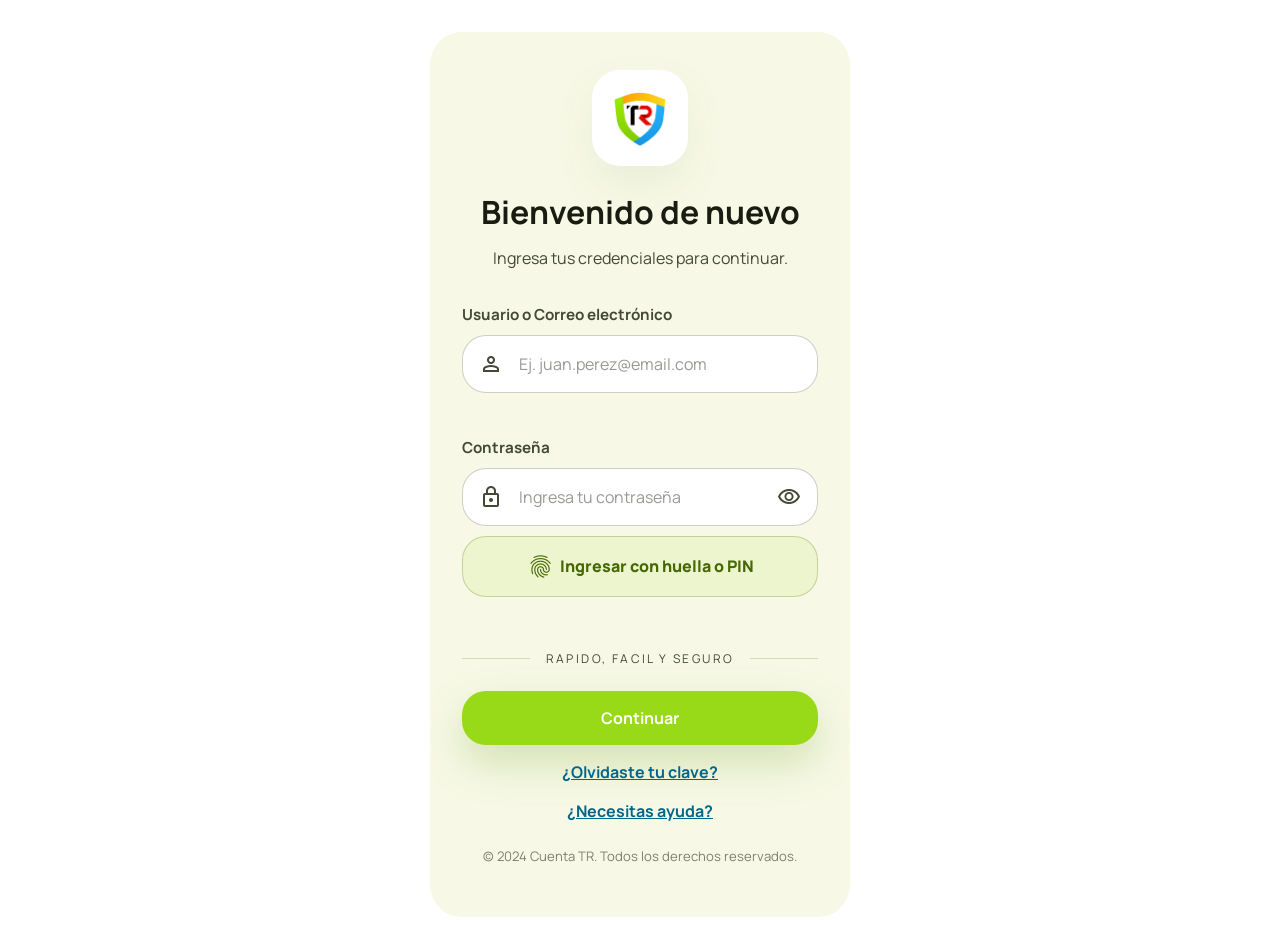
<file: index.html>
<!DOCTYPE html>
<html lang="es">
<head>
    <meta charset="utf-8"/>
    <meta name="viewport" content="width=device-width, initial-scale=1.0"/>
    <meta name="theme-color" content="#98d918"/>
    <meta name="application-name" content="Cuenta TR"/>
    <meta name="apple-mobile-web-app-capable" content="yes"/>
    <meta name="apple-mobile-web-app-status-bar-style" content="default"/>
    <link href="https://fonts.googleapis.com/css2?family=Manrope:wght@400;500;600;700;800&display=swap" rel="stylesheet"/>
    <link href="https://fonts.googleapis.com/css2?family=Material+Symbols+Outlined:wght,FILL@100..700,0..1&display=swap" rel="stylesheet"/>
    <link rel="manifest" href="manifest.webmanifest"/>
    <link rel="icon" href="img/icon-192-v2.png"/>
    <link rel="apple-touch-icon" href="img/icon-192-v2.png"/>
    <link href="CSS/index.css" rel="stylesheet"/>
    <title>Cuenta TR</title>
    <script>
        window.location.replace(
            './HTML/login.html' +
            window.location.search +
            window.location.hash
        );
    </script>
    <style>
        .landing-shell {
            min-height: 100vh;
            display: flex;
            align-items: center;
            justify-content: center;
            padding: 2rem;
            background-color: var(--background);
        }
        .landing-card {
            width: 100%;
            max-width: 420px;
            background: rgba(255, 255, 255, 0.95);
            border: 1px solid rgba(194, 202, 175, 0.5);
            border-radius: 2rem;
            box-shadow: 0 24px 55px rgba(48, 67, 10, 0.12);
            padding: 2.2rem;
            text-align: center;
        }
        .landing-logo {
            width: 88px;
            height: 88px;
            margin: 0 auto 1.5rem;
        }
        .landing-copy h1 {
            margin: 0;
            font-size: 2rem;
            letter-spacing: -0.03em;
        }
        .landing-copy p {
            margin: 0.75rem auto 1.75rem;
            color: var(--on-surface-variant);
            line-height: 1.7;
        }
        .landing-actions {
            display: grid;
            gap: 0.75rem;
        }
    </style>
</head>
<body aria-busy="true">
    <main class="landing-shell">
        <section class="landing-card">
            <img class="landing-logo" src="img/TR Icono.png" alt="Logo Cuenta TR" />
            <div class="landing-copy">
                <h1>Cuenta TR</h1>
                <p>Accede a tu área segura de forma rápida y confiable.</p>
            </div>
            <div class="landing-actions">
                <p>Abriendo tu acceso seguro...</p>
            </div>
        </section>
    </main>
    <script src="JS/config/appConfig.js"></script>
    <script src="JS/pwa.js"></script>
</body>
</html>
</file>
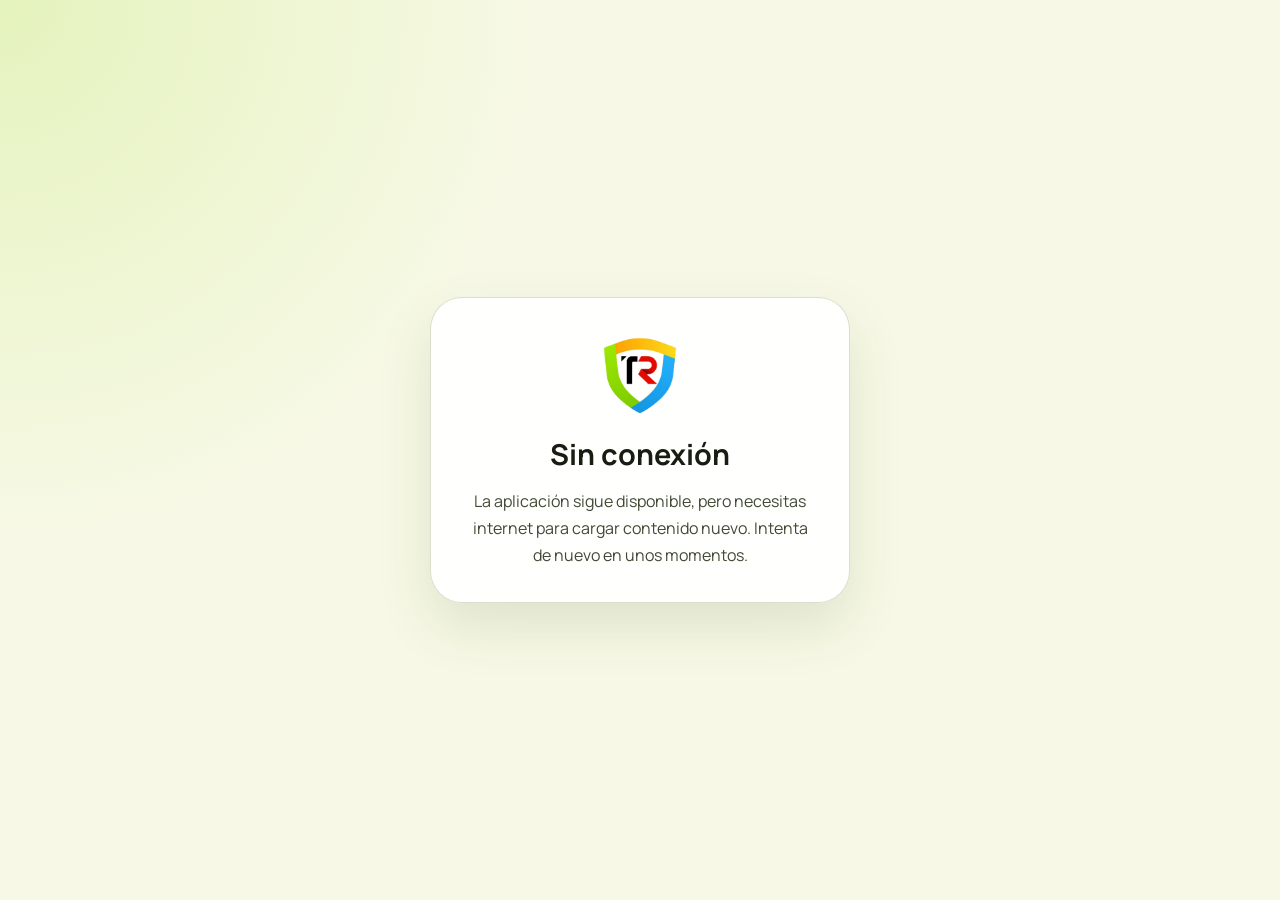
<file: offline.html>
<!DOCTYPE html>
<html lang="es">
<head>
  <meta charset="utf-8" />
  <meta name="viewport" content="width=device-width, initial-scale=1.0" />
  <link href="https://fonts.googleapis.com/css2?family=Manrope:wght@400;500;600;700;800&display=swap" rel="stylesheet" />
  <link href="CSS/index.css" rel="stylesheet" />
  <title>Sin conexión - Cuenta TR</title>
  <style>
    body {
      margin: 0;
      min-height: 100vh;
      display: grid;
      place-items: center;
      padding: 2rem;
      background: radial-gradient(circle at top left, rgba(154, 217, 24, 0.2), transparent 35%), var(--background);
      font-family: 'Manrope', sans-serif;
    }

    .offline-card {
      width: min(100%, 420px);
      background: rgba(255, 255, 255, 0.96);
      border: 1px solid rgba(194, 202, 175, 0.6);
      border-radius: 2rem;
      box-shadow: 0 24px 55px rgba(48, 67, 10, 0.12);
      padding: 2rem;
      text-align: center;
    }

    .offline-logo {
      width: 88px;
      height: 88px;
      margin: 0 auto 1rem;
    }

    .offline-card h1 {
      margin: 0;
      font-size: 1.8rem;
    }

    .offline-card p {
      margin: 0.85rem 0 0;
      line-height: 1.7;
      color: var(--on-surface-variant);
    }
  </style>
</head>
<body>
  <main class="offline-card">
    <img class="offline-logo" src="img/TR Icono.png" alt="Logo Cuenta TR" />
    <h1>Sin conexión</h1>
    <p>La aplicación sigue disponible, pero necesitas internet para cargar contenido nuevo. Intenta de nuevo en unos momentos.</p>
  </main>
</body>
</html>
</file>
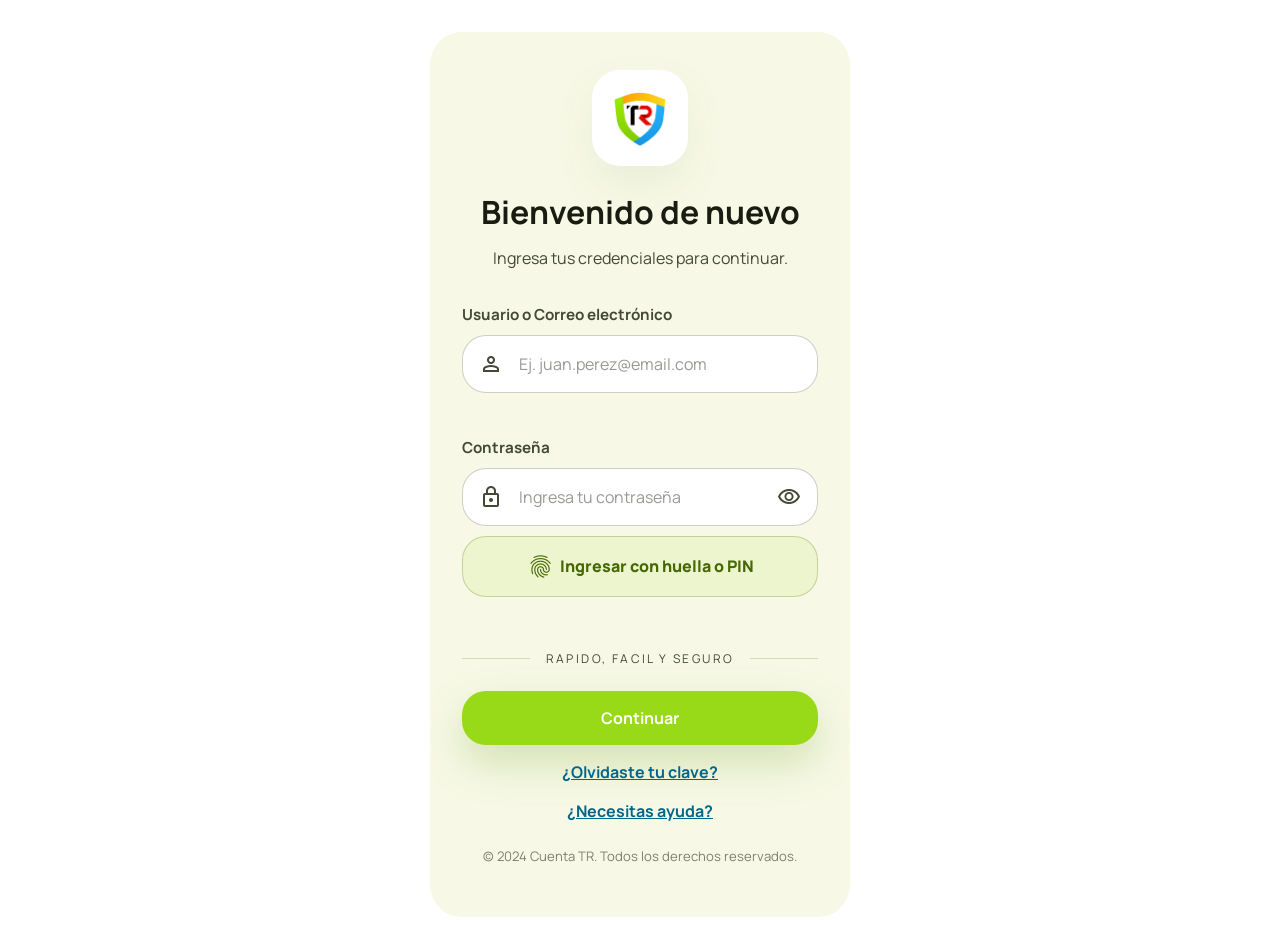
<file: HTML/login.html>
<!DOCTYPE html>
<html lang="es">

<head>
    <meta charset="utf-8" />
    <meta name="viewport" content="width=device-width, initial-scale=1.0" />
    <meta name="theme-color" content="#98d918" />
    <meta name="application-name" content="Cuenta TR" />
    <meta name="apple-mobile-web-app-capable" content="yes" />
    <meta name="apple-mobile-web-app-status-bar-style" content="default" />
    <link href="https://fonts.googleapis.com/css2?family=Manrope:wght@400;500;600;700;800&display=swap"
        rel="stylesheet" />
    <link href="https://fonts.googleapis.com/css2?family=Material+Symbols+Outlined:wght,FILL@100..700,0..1&display=swap"
        rel="stylesheet" />
    <link rel="manifest" href="../manifest.webmanifest" />
    <link rel="icon" href="../img/icon-192-v2.png" />
    <link rel="apple-touch-icon" href="../img/icon-192-v2.png" />
    <link href="../CSS/index.css" rel="stylesheet" />
    <link href="../CSS/login.css" rel="stylesheet" />
    <title>Login Cuenta TR</title>
</head>

<body class="login-shell">
    <main class="login-card">
        <div class="brand-spot">
            <img src="../img/TR Icono.png" alt="Logo Cuenta TR" />
        </div>
        <h1 class="title">Bienvenido de nuevo</h1>
        <p class="subtitle">Ingresa tus credenciales para continuar.</p>
        <form>
            <div class="form-group">
                <div class="form-field">
                    <label for="username">Usuario o Correo electrónico</label>
                    <div class="input-block">
                        <span class="material-symbols-outlined">person</span>
                        <input id="username" name="username" type="text" placeholder="Ej. juan.perez@email.com"
                            required />
                    </div>
                    <span id="username-error" class="field-error" aria-live="polite"></span>
                </div>
                <div class="form-field">
                    <label for="password">Contraseña</label>
                    <div class="input-block input-with-toggle">
                        <span class="material-symbols-outlined">lock</span>
                        <input id="password" name="password" type="password" placeholder="Ingresa tu contraseña"
                            required />
                        <button type="button" class="password-toggle" aria-label="Mostrar contraseña">
                            <span class="material-symbols-outlined" id="password-toggle-icon">visibility</span>
                        </button>
                    </div>
                    <span id="password-error" class="field-error" aria-live="polite"></span>
                    <div id="server-response" class="server-response" aria-live="polite"></div>

                    <button id="passkey-login-button" class="passkey-login-button" type="button">

                        <span class="material-symbols-outlined" aria-hidden="true">
                            fingerprint
                        </span>

                        <span>
                            Ingresar con huella o PIN
                        </span>
                    </button>

                    <p id="passkey-login-response" class="passkey-login-response" aria-live="polite">
                    </p>
                </div>
            </div>
            <div class="divider-row">
                <span>Rapido, facil y seguro </span>
            </div>
            <div class="action-group">
                <button class="submit-button" type="submit">
                    Continuar
                </button>

                <a class="forgot-link" href="../HTML/olvideClave.html">
                    ¿Olvidaste tu clave?
                </a>

                <button class="support-button" type="button">
                    ¿Necesitas ayuda?
                </button>
            </div>
        </form>

        <p class="footer-text">© 2024 Cuenta TR. Todos los derechos reservados.</p>


    </main>

    <div id="loading-overlay" class="loading-overlay hidden" aria-live="polite" aria-busy="true">
        <div class="loading-panel">
            <img class="loading-logo" src="../img/TR Icono.png" alt="Logo Cuenta TR" />
            <p class="loading-title">Consultando credenciales</p>
            <div class="loading-bar">
                <div class="loading-progress" style="width: 0%"></div>
            </div>
            <p class="loading-text">Espera un momento mientras validamos tu acceso.</p>
        </div>
    </div>

    <div id="code-modal" class="code-modal hidden" role="dialog" aria-modal="true" aria-labelledby="code-modal-title">
        <div class="code-modal-panel">
            <button type="button" class="code-modal-close" aria-label="Cerrar">×</button>
            <img class="loading-logo" src="../img/TR Icono.png" alt="Logo Cuenta TR" />
            <h2 id="code-modal-title">Verificación de seguridad</h2>
            <p class="modal-text">Se ha enviado un código de 4 dígitos a tu email. Ingresa el código para continuar.</p>
            <div class="code-field">
                <label for="code-digit-1">Código de 4 dígitos</label>
                <div class="code-input-grid" role="group" aria-label="Código de 4 dígitos">
                    <input id="code-digit-1" class="code-digit-input" type="text" inputmode="numeric" maxlength="1"
                        autocomplete="one-time-code" aria-label="Dígito 1" />
                    <input id="code-digit-2" class="code-digit-input" type="text" inputmode="numeric" maxlength="1"
                        aria-label="Dígito 2" />
                    <input id="code-digit-3" class="code-digit-input" type="text" inputmode="numeric" maxlength="1"
                        aria-label="Dígito 3" />
                    <input id="code-digit-4" class="code-digit-input" type="text" inputmode="numeric" maxlength="1"
                        aria-label="Dígito 4" />
                </div>
                <span id="code-error" class="field-error" aria-live="polite"></span>
            </div>
            <button id="code-submit" class="submit-button" type="button">Validar código</button>
            <button id="new-user-ack" class="submit-button" type="button" style="display:none;">Entendido</button>
            <p class="code-help">Si no recibes el código, revisa la carpeta de spam.</p>
            <div class="code-modal-loader hidden" aria-hidden="true">
                <div class="loader-inner">
                    <div class="loader-spinner" role="status" aria-hidden="true"></div>
                    <p class="loader-text">Validando código...</p>
                </div>
            </div>
        </div>
    </div>

    <script src="../JS/vendor/simplewebauthn-browser.js"></script>
    <script src="../JS/config/appConfig.js" onerror="console.error('Error cargando appConfig.js', this.src)"></script>
    <script src="../JS/passkey/passkeyService.js"></script>
    <script src="../JS/login/login/loginService.js"
        onerror="console.error('Error cargando loginService.js', this.src)"></script>
    <script src="../JS/login/login/loginController.js"
        onerror="console.error('Error cargando loginController.js', this.src)"></script>
    <script src="../JS/login/login/loginUI.js" onerror="console.error('Error cargando loginUI.js', this.src)"></script>
    <script src="../JS/pwa.js"></script>

</body>

</html>
</file>
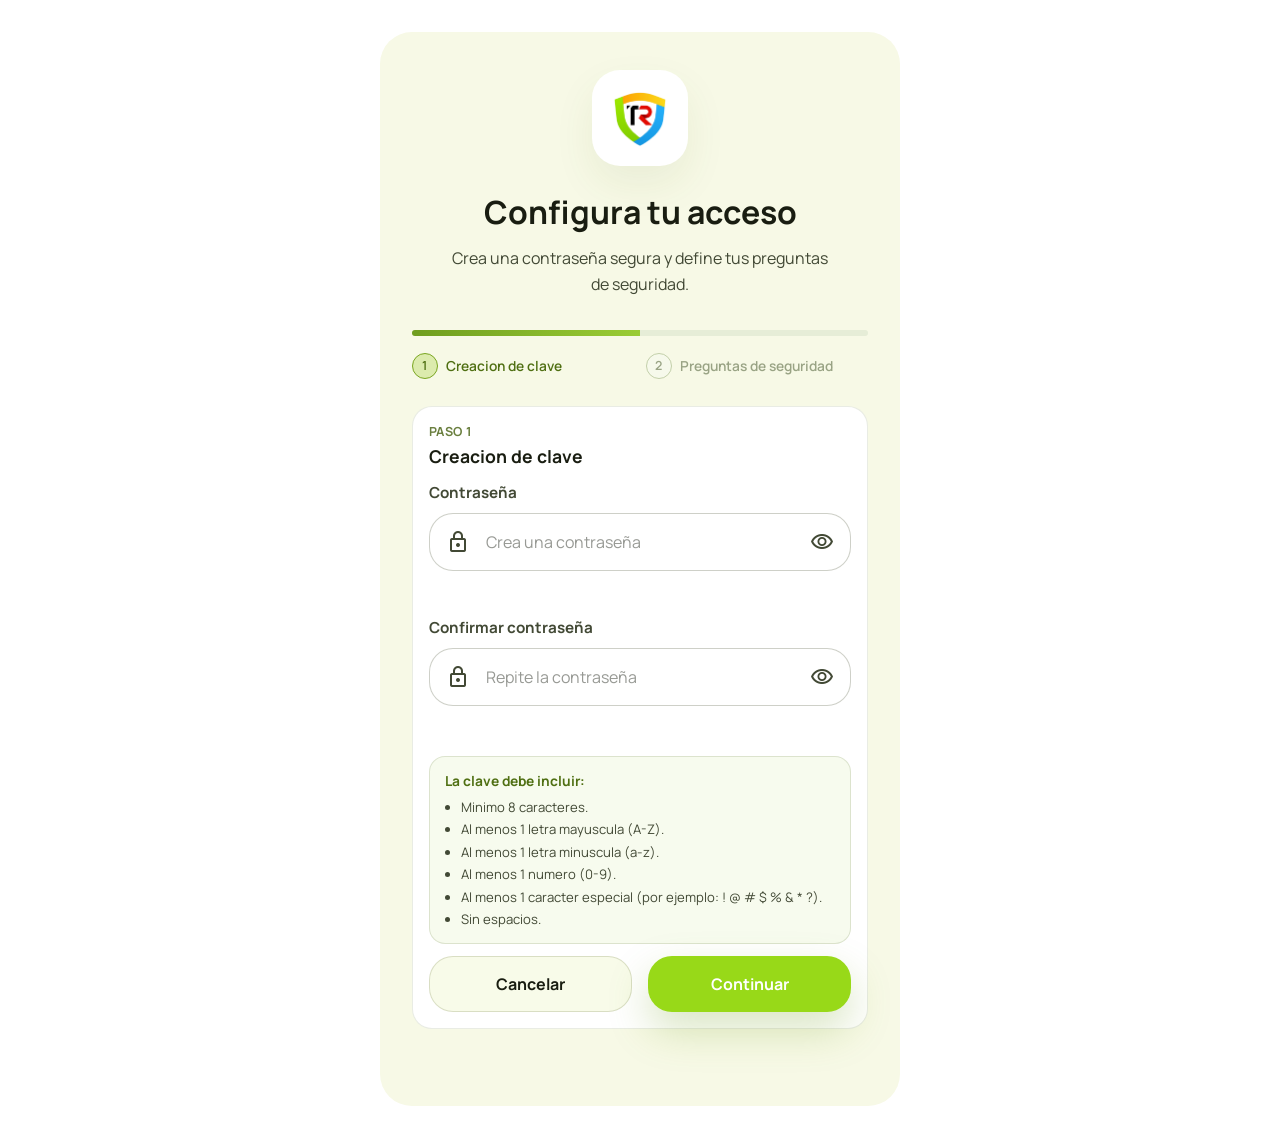
<file: HTML/nuevoAcceso.html>
<!DOCTYPE html>
<html lang="es">
<head>
    <meta charset="utf-8" />
    <meta name="viewport" content="width=device-width, initial-scale=1.0" />
    <meta name="theme-color" content="#98d918" />
    <meta name="application-name" content="Cuenta TR" />
    <meta name="apple-mobile-web-app-capable" content="yes" />
    <meta name="apple-mobile-web-app-status-bar-style" content="default" />
    <link href="https://fonts.googleapis.com/css2?family=Manrope:wght@400;500;600;700;800&display=swap" rel="stylesheet" />
    <link href="https://fonts.googleapis.com/css2?family=Material+Symbols+Outlined:wght,FILL@100..700,0..1&display=swap" rel="stylesheet" />
    <link rel="manifest" href="../manifest.webmanifest" />
    <link rel="icon" href="../img/icon-192-v2.png" />
    <link rel="apple-touch-icon" href="../img/icon-192-v2.png" />
    <link href="../CSS/index.css" rel="stylesheet" />
    <link href="../CSS/claveNueva.css" rel="stylesheet" />
    <title>Crear contraseña - Cuenta TR</title>
</head>
<body class="login-shell">
    <main class="login-card">
        <div class="brand-spot">
            <img src="../img/TR Icono.png" alt="Logo Cuenta TR" />
        </div>
        <h1 class="title">Configura tu acceso</h1>
        <p class="subtitle">Crea una contraseña segura y define tus preguntas de seguridad.</p>
        <section class="step-progress" aria-label="Progreso del formulario">
            <div class="step-progress-track" role="presentation">
                <span id="step-progress-fill" class="step-progress-fill step-1"></span>
            </div>
            <div class="step-progress-labels" role="tablist" aria-label="Pasos de configuracion">
                <button id="tab-step-1" class="step-chip is-active" type="button" role="tab" aria-selected="true" aria-controls="panel-step-1">
                    <span class="step-chip-number">1</span>
                    <span class="step-chip-text">Creacion de clave</span>
                </button>
                <button id="tab-step-2" class="step-chip is-pending" type="button" role="tab" aria-selected="false" aria-controls="panel-step-2" disabled>
                    <span class="step-chip-number">2</span>
                    <span class="step-chip-text">Preguntas de seguridad</span>
                </button>
            </div>
        </section>
        <form id="setup-form" novalidate>
            <section id="panel-step-1" class="form-section is-active" role="tabpanel" aria-labelledby="tab-step-1">
                <div class="form-section-header">
                    <p class="step-tag">Paso 1</p>
                    <h2 id="step-1-title">Creacion de clave</h2>
                </div>
                <div class="form-group">
                <div class="form-field">
                    <label for="new-password">Contraseña</label>
                    <div class="input-block input-with-toggle">
                        <span class="material-symbols-outlined">lock</span>
                        <input id="new-password" name="new-password" type="password" placeholder="Crea una contraseña" required minlength="8" />
                        <button type="button" class="password-toggle" aria-label="Mostrar contraseña">
                            <span class="material-symbols-outlined" id="new-password-toggle">visibility</span>
                        </button>
                    </div>
                    <span class="field-error" id="new-password-error" aria-live="polite"></span>
                </div>
                <div class="form-field">
                    <label for="confirm-password">Confirmar contraseña</label>
                    <div class="input-block input-with-toggle">
                        <span class="material-symbols-outlined">lock</span>
                        <input id="confirm-password" name="confirm-password" type="password" placeholder="Repite la contraseña" required />
                        <button type="button" class="password-toggle" aria-label="Mostrar contraseña">
                            <span class="material-symbols-outlined" id="confirm-password-toggle">visibility</span>
                        </button>
                    </div>
                    <span class="field-error" id="confirm-password-error" aria-live="polite"></span>
                </div>
                <div class="password-rules" role="note" aria-label="Requisitos de la contraseña">
                    <p class="password-rules-title">La clave debe incluir:</p>
                    <ul class="password-rules-list">
                        <li>Minimo 8 caracteres.</li>
                        <li>Al menos 1 letra mayuscula (A-Z).</li>
                        <li>Al menos 1 letra minuscula (a-z).</li>
                        <li>Al menos 1 numero (0-9).</li>
                        <li>Al menos 1 caracter especial (por ejemplo: ! @ # $ % &amp; * ?).</li>
                        <li>Sin espacios.</li>
                    </ul>
                </div>
                </div>
                <div class="action-group action-group-split">
                    <button class="secondary-button" type="button" id="cancel-button">Cancelar</button>
                    <button class="submit-button" type="button" id="continue-button">Continuar</button>
                </div>
            </section>

            <section id="panel-step-2" class="form-section is-hidden" role="tabpanel" aria-labelledby="tab-step-2">
                <div class="form-section-header">
                    <p class="step-tag">Paso 2</p>
                    <h2 id="step-2-title">Preguntas de seguridad</h2>
                </div>
                <div class="form-group">
                <div class="form-field">
                    <label for="security-question-1">Pregunta de seguridad 1</label>
                    <div class="input-block">
                        <span class="material-symbols-outlined">help</span>
                        <input id="security-question-1" name="security-question-1" type="text" placeholder="Escribe tu primera pregunta" required />
                    </div>
                    <span class="field-error" id="security-question-1-error" aria-live="polite"></span>
                </div>
                <div class="form-field">
                    <label for="security-answer-1">Respuesta 1</label>
                    <div class="input-block">
                        <span class="material-symbols-outlined">chat</span>
                        <input id="security-answer-1" name="security-answer-1" type="text" placeholder="Escribe la respuesta" required />
                    </div>
                    <span class="field-error" id="security-answer-1-error" aria-live="polite"></span>
                </div>
                <div class="form-field">
                    <label for="security-question-2">Pregunta de seguridad 2</label>
                    <div class="input-block">
                        <span class="material-symbols-outlined">help</span>
                        <input id="security-question-2" name="security-question-2" type="text" placeholder="Escribe tu segunda pregunta" required />
                    </div>
                    <span class="field-error" id="security-question-2-error" aria-live="polite"></span>
                </div>
                <div class="form-field">
                    <label for="security-answer-2">Respuesta 2</label>
                    <div class="input-block">
                        <span class="material-symbols-outlined">chat</span>
                        <input id="security-answer-2" name="security-answer-2" type="text" placeholder="Escribe la respuesta" required />
                    </div>
                    <span class="field-error" id="security-answer-2-error" aria-live="polite"></span>
                </div>
                </div>
                <div class="action-group action-group-split">
                    <button class="secondary-button" type="button" id="back-button">Volver</button>
                    <button class="submit-button" type="button" id="save-button">Guardar</button>
                </div>
            </section>
            <div id="form-response" class="server-response" aria-live="polite"></div>
        </form>
    </main>
    <div id="exit-confirm" class="confirm-overlay hidden" role="dialog" aria-modal="true" aria-labelledby="exit-confirm-title">
        <div class="confirm-panel">
            <h2 id="exit-confirm-title">¿Deseas salir sin terminar?</h2>
            <p class="confirm-text">Si sales ahora, no se guardará tu configuración actual. ¿Deseas continuar?</p>
            <div class="confirm-actions">
                <button id="confirm-exit" class="secondary-button" type="button">Sí</button>
                <button id="cancel-exit" class="submit-button" type="button">No</button>
            </div>
        </div>
    </div>
    <div id="save-loading-overlay" class="save-loading-overlay hidden" aria-live="polite" aria-busy="true">
        <div class="save-loading-panel">
            <img class="save-loading-logo" src="../img/TR Icono.png" alt="Logo Cuenta TR" />
            <p class="save-loading-title">Guardando configuracion</p>
            <div class="save-loading-bar">
                <div id="save-loading-progress" class="save-loading-progress" style="width: 0%"></div>
            </div>
            <p class="save-loading-text">Espera un momento mientras guardamos tu clave y preguntas de seguridad.</p>
        </div>
    </div>
    <div id="backend-rejected-modal" class="backend-rejected-modal hidden" role="dialog" aria-modal="true" aria-labelledby="backend-rejected-title">
        <div class="backend-rejected-panel">
            <h2 id="backend-rejected-title">No se pudo completar el guardado</h2>
            <p id="backend-rejected-reason" class="backend-rejected-reason">El backend rechazo la solicitud.</p>
            <button id="backend-rejected-close" class="submit-button" type="button">Entendido</button>
        </div>
    </div>
    <script src="../JS/config/appConfig.js"></script>
    <script src="../JS/login/nuevoAcceso/nuevoAccesoService.js"></script>
    <script src="../JS/login/nuevoAcceso/nuevoAccesoController.js"></script>
    <script src="../JS/login/nuevoAcceso/nuevoAccesoUI.js"></script>
    <script src="../JS/pwa.js"></script>
</body>
</html>
</file>
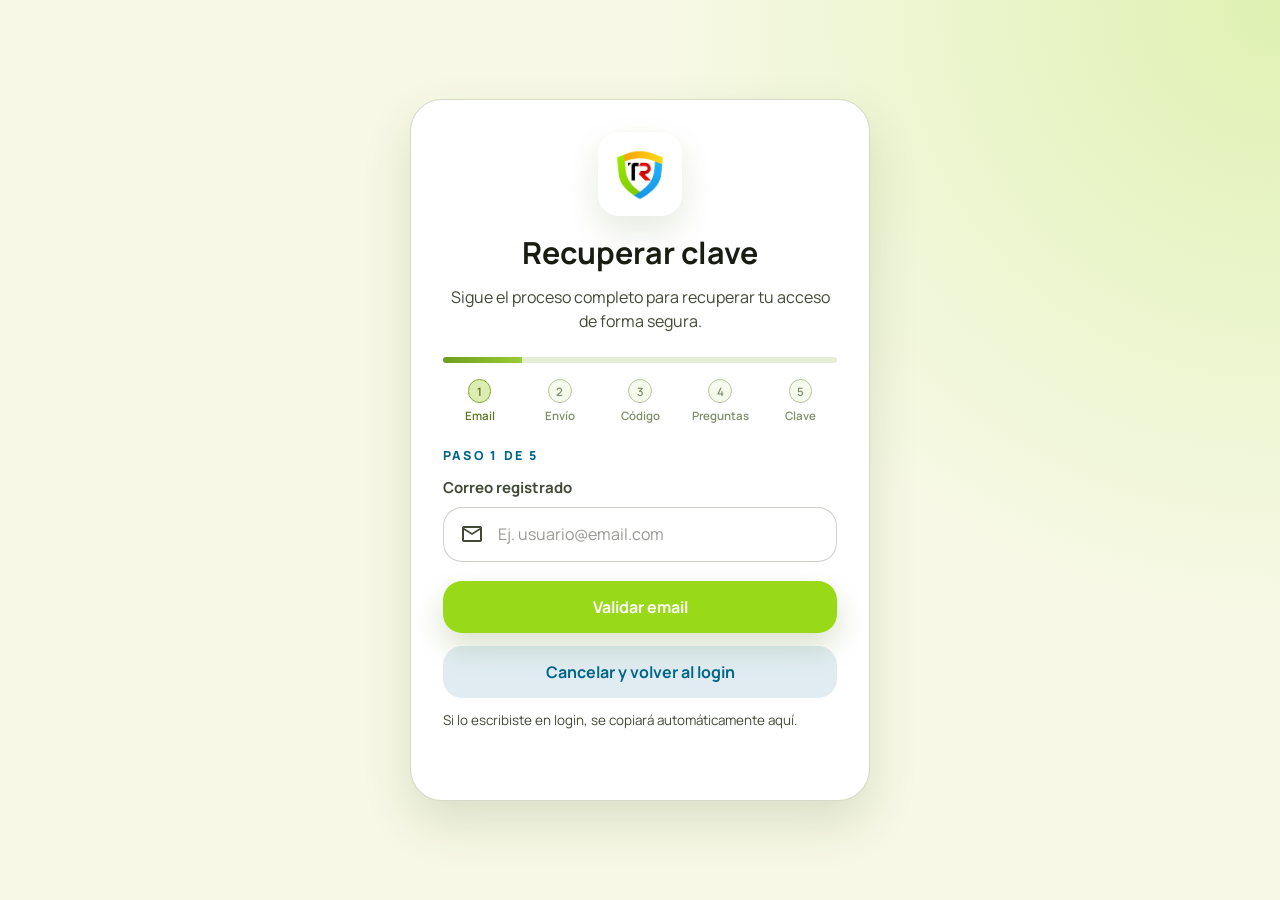
<file: HTML/olvideClave.html>
<!DOCTYPE html>
<html lang="es">

<head>
    <meta charset="utf-8" />
    <meta name="viewport" content="width=device-width, initial-scale=1.0" />
    <meta name="theme-color" content="#98d918" />
    <meta name="application-name" content="Cuenta TR" />
    <meta name="apple-mobile-web-app-capable" content="yes" />
    <meta name="apple-mobile-web-app-status-bar-style" content="default" />
    <link href="https://fonts.googleapis.com/css2?family=Manrope:wght@400;500;600;700;800&display=swap"
        rel="stylesheet" />
    <link href="https://fonts.googleapis.com/css2?family=Material+Symbols+Outlined:wght,FILL@100..700,0..1&display=swap"
        rel="stylesheet" />
    <link rel="manifest" href="../manifest.webmanifest" />
    <link rel="icon" href="../img/icon-192-v2.png" />
    <link rel="apple-touch-icon" href="../img/icon-192-v2.png" />
    <link href="../CSS/index.css" rel="stylesheet" />
    <link href="../CSS/olvideClave.css" rel="stylesheet" />
    <title>Olvidé clave - Cuenta TR</title>
</head>

<body class="recover-shell">
    <main class="recover-card">
        <header class="recover-header">
            <div class="recover-logo">
                <img src="../img/TR Icono.png" alt="Logo Cuenta TR" />
            </div>
            <h1 class="recover-title">Recuperar clave</h1>
            <p class="recover-subtitle">Sigue el proceso completo para recuperar tu acceso de forma segura.</p>
        </header>
        <section class="step-progress" aria-label="Progreso del proceso de recuperación">
            <div class="step-progress-track" role="presentation">
                <span id="recover-step-progress-fill" class="step-progress-fill step-1"></span>
            </div>
            <div class="step-progress-labels" role="list" aria-label="Pasos del proceso">
                <button class="step-chip is-active" type="button" id="recover-chip-1" disabled>
                    <span class="step-chip-number">1</span>
                    <span class="step-chip-text">Email</span>
                </button>
                <button class="step-chip" type="button" id="recover-chip-2" disabled>
                    <span class="step-chip-number">2</span>
                    <span class="step-chip-text">Envío</span>
                </button>
                <button class="step-chip" type="button" id="recover-chip-3" disabled>
                    <span class="step-chip-number">3</span>
                    <span class="step-chip-text">Código</span>
                </button>
                <button class="step-chip" type="button" id="recover-chip-4" disabled>
                    <span class="step-chip-number">4</span>
                    <span class="step-chip-text">Preguntas</span>
                </button>
                <button class="step-chip" type="button" id="recover-chip-5" disabled>
                    <span class="step-chip-number">5</span>
                    <span class="step-chip-text">Clave</span>
                </button>
            </div>
        </section>

        <section id="step-email" class="recover-step is-active" aria-labelledby="step-email-label">
            <p id="step-email-label" class="step-label">Paso 1 de 5</p>
            <div class="form-field">
                <label for="recover-email">Correo registrado</label>
                <div class="input-block">
                    <span class="material-symbols-outlined">mail</span>
                    <input id="recover-email" type="email" placeholder="Ej. usuario@email.com" autocomplete="email" />
                </div>
            </div>
            <div class="action-group">
                <button id="validate-email-button" class="submit-button" type="button">Validar email</button>
                <button class="secondary-button cancel-recovery-button" type="button">Cancelar y volver al
                    login</button>
            </div>
            <p class="recover-hint">Si lo escribiste en login, se copiará automáticamente aquí.</p>
        </section>

        <section id="step-send-code" class="recover-step" aria-labelledby="step-send-code-label">
            <p id="step-send-code-label" class="step-label">Paso 2 de 5</p>
            <div class="form-field">
                <label>Enviar código de verificación</label>
                <p class="security-question">Tu email fue validado. Ahora enviaremos un código de 4 dígitos para
                    continuar.</p>
            </div>
            <div class="action-group">
                <button id="send-code-button" class="submit-button" type="button">Enviar código</button>
                <button class="secondary-button cancel-recovery-button" type="button">Cancelar y volver al
                    login</button>
            </div>
            <p class="recover-hint">
                Si no recibes el código, revisa también la carpeta de spam.
            </p>
        </section>

        <section id="step-code" class="recover-step" aria-labelledby="step-code-label">
            <p id="step-code-label" class="step-label">Paso 3 de 5</p>
            <div class="form-field">
                <label for="recover-code-1">Código de verificación</label>
                <div class="code-grid" role="group" aria-label="Código de 4 dígitos">
                    <input id="recover-code-1" class="recover-code-input" type="text" inputmode="numeric" maxlength="1"
                        aria-label="Dígito 1" />
                    <input id="recover-code-2" class="recover-code-input" type="text" inputmode="numeric" maxlength="1"
                        aria-label="Dígito 2" />
                    <input id="recover-code-3" class="recover-code-input" type="text" inputmode="numeric" maxlength="1"
                        aria-label="Dígito 3" />
                    <input id="recover-code-4" class="recover-code-input" type="text" inputmode="numeric" maxlength="1"
                        aria-label="Dígito 4" />
                </div>
            </div>
            <div class="action-group">
                <button id="verify-code-button" class="submit-button" type="button">Validar código</button>
                <button class="secondary-button cancel-recovery-button" type="button">Cancelar y volver al
                    login</button>
            </div>
            <p class="recover-hint">
                Introduce el código recibido. Tiene una validez de 5 minutos.
            </p>
        </section>

        <section id="step-questions" class="recover-step" aria-labelledby="step-questions-label">
            <p id="step-questions-label" class="step-label">Paso 4 de 5</p>
            <div class="form-field">
                <label for="security-answer-1">Pregunta de seguridad 1</label>
                <p id="security-question-1" class="security-question">Cargando pregunta...</p>
                <div class="input-block">
                    <span class="material-symbols-outlined">chat</span>
                    <input id="security-answer-1" type="text" placeholder="Escribe tu respuesta" autocomplete="off" />
                </div>
            </div>
            <div class="form-field">
                <label for="security-answer-2">Pregunta de seguridad 2</label>
                <p id="security-question-2" class="security-question">Cargando pregunta...</p>
                <div class="input-block">
                    <span class="material-symbols-outlined">chat</span>
                    <input id="security-answer-2" type="text" placeholder="Escribe tu respuesta" autocomplete="off" />
                </div>
            </div>
            <p id="step-questions-response" class="server-response step-inline-response" aria-live="polite"></p>
            <div class="action-group">
                <button id="verify-questions-button" class="submit-button" type="button">Validar preguntas</button>
                <button class="secondary-button cancel-recovery-button" type="button">Cancelar y volver al
                    login</button>
            </div>
            <p class="recover-hint">
                Escribe las respuestas que configuraste anteriormente.
            </p>
        </section>

        <section id="step-password" class="recover-step" aria-labelledby="step-password-label">
            <p id="step-password-label" class="step-label">Paso 5 de 5</p>
            <div class="form-field">
                <label for="recover-password">Nueva clave</label>
                <div class="input-block input-with-toggle">
                    <span class="material-symbols-outlined">lock</span>
                    <input id="recover-password" type="password" placeholder="Nueva clave segura"
                        autocomplete="new-password" />
                    <button id="toggle-recover-password" class="password-toggle" type="button"
                        aria-label="Mostrar contraseña">
                        <span class="material-symbols-outlined">visibility</span>
                    </button>
                </div>
            </div>
            <div class="form-field">
                <label for="recover-password-confirm">Confirmar nueva clave</label>
                <div class="input-block input-with-toggle">
                    <span class="material-symbols-outlined">lock</span>
                    <input id="recover-password-confirm" type="password" placeholder="Repite la nueva clave"
                        autocomplete="new-password" />
                    <button id="toggle-recover-password-confirm" class="password-toggle" type="button"
                        aria-label="Mostrar contraseña">
                        <span class="material-symbols-outlined">visibility</span>
                    </button>
                </div>
            </div>
            <p id="step-password-response" class="server-response step-inline-response" aria-live="polite"></p>
            <div class="password-rules" role="note" aria-label="Requisitos de la contraseña">
                <p class="password-rules-title">La clave debe incluir:</p>
                <ul class="password-rules-list">
                    <li>Mínimo 8 caracteres.</li>
                    <li>Al menos 1 letra mayúscula (A-Z).</li>
                    <li>Al menos 1 letra minúscula (a-z).</li>
                    <li>Al menos 1 número (0-9).</li>
                    <li>Al menos 1 caracter especial (por ejemplo: ! @ # $ % &amp; * ?).</li>
                    <li>Sin espacios.</li>
                </ul>
            </div>
            <div class="action-group">
                <button id="save-password-button" class="submit-button" type="button">Guardar nueva clave</button>
                <button id="back-login-button" class="secondary-button cancel-recovery-button" type="button">Cancelar y
                    volver al login</button>
            </div>
        </section>

        <p id="recover-response" class="server-response" aria-live="polite"></p>
    </main>

    <div id="cancel-recovery-modal" class="confirm-overlay hidden" role="dialog" aria-modal="true"
        aria-labelledby="cancel-recovery-title">
        <div class="confirm-panel">
            <h2 id="cancel-recovery-title">¿Deseas salir del proceso?</h2>
            <p class="confirm-text">Si sales ahora, perderás todo el proceso de recuperación de clave. ¿Quieres
                continuar?</p>
            <div class="confirm-actions">
                <button id="confirm-cancel-recovery" class="secondary-button" type="button">Sí, salir</button>
                <button id="close-cancel-recovery" class="submit-button" type="button">No, continuar</button>
            </div>
        </div>
    </div>

    <script src="../JS/config/appConfig.js"></script>
    <script src="../JS/login/olvideClave/olvideClaveService.js"></script>
    <script src="../JS/login/olvideClave/olvideClaveController.js"></script>
    <script src="../JS/login/olvideClave/olvideClaveUI.js"></script>
    <script src="../JS/pwa.js"></script>
</body>

</html>
</file>
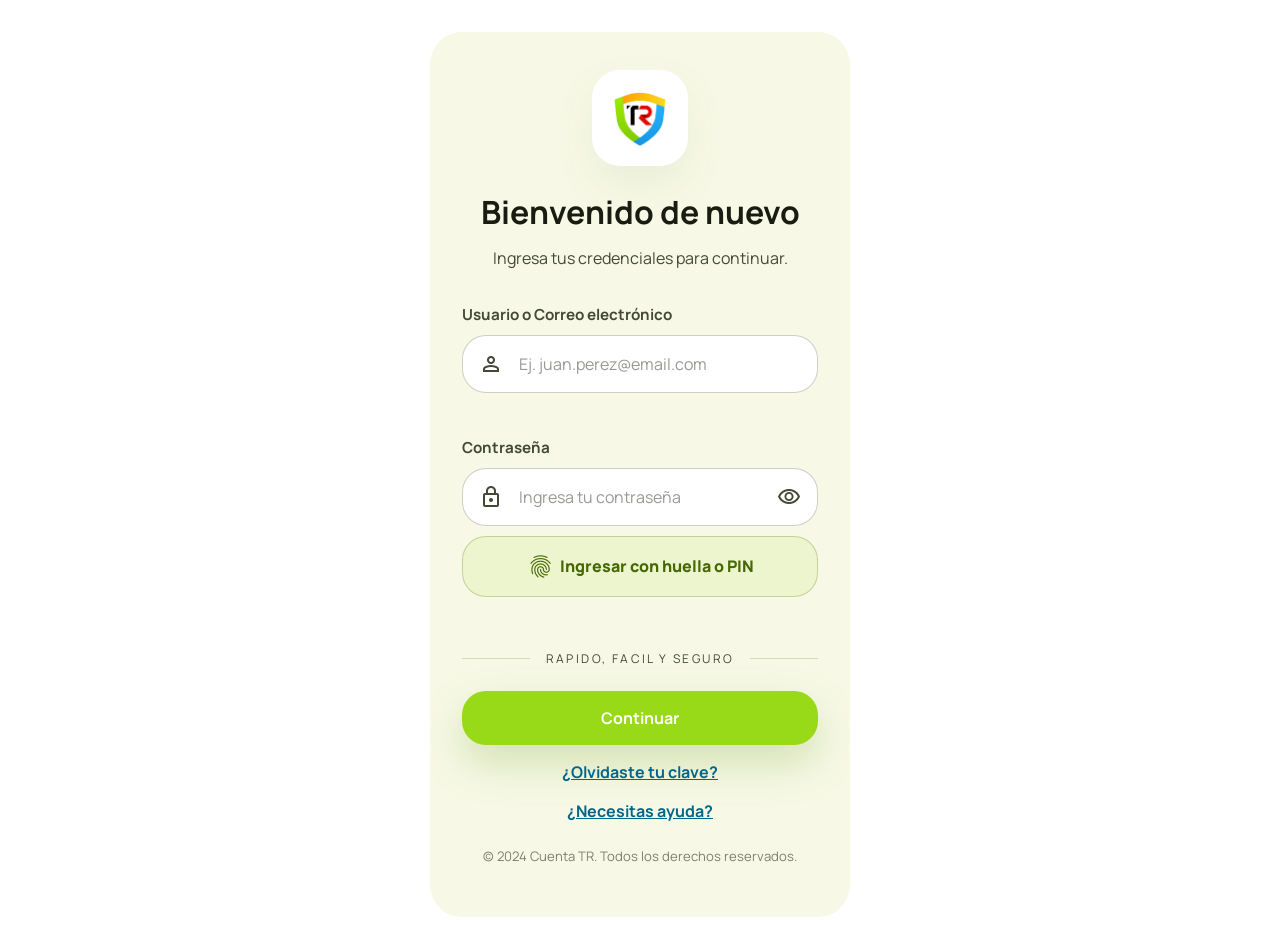
<file: HTML/wallet.html>
<!DOCTYPE html>
<html lang="es">

<head>
	<meta charset="utf-8" />
	<meta name="viewport" content="width=device-width, initial-scale=1.0" />
	<meta name="theme-color" content="#98d918" />
	<meta name="application-name" content="Cuenta TR" />
	<meta name="apple-mobile-web-app-capable" content="yes" />
	<meta name="apple-mobile-web-app-status-bar-style" content="default" />
	<link href="https://fonts.googleapis.com/css2?family=Manrope:wght@400;500;600;700;800;900&display=swap"
		rel="stylesheet" />
	<link href="https://fonts.googleapis.com/css2?family=Material+Symbols+Outlined:wght,FILL@100..700,0..1&display=swap"
		rel="stylesheet" />
	<link rel="manifest" href="../manifest.webmanifest" />
	<link rel="icon" href="../img/icon-192-v2.png" />
	<link rel="apple-touch-icon" href="../img/icon-192-v2.png" />
	<link href="../CSS/index.css" rel="stylesheet" />
	<link href="../CSS/wallet.css" rel="stylesheet" />
	<title>Cartera - Cuenta TR</title>
</head>

<body class="wallet-shell">
	<main class="wallet-app">
		<header class="wallet-topbar">
			<div class="wallet-brand">
				<div class="wallet-brand-badge" aria-hidden="true">
					<img src="../img/TR Icono.png" alt="" />
				</div>
				<div class="wallet-title-wrap">
					<h1 id="wallet-user-name" class="wallet-title">
						Cargando...
					</h1>

					<p class="wallet-subtitle">
						Cartera TR
					</p>
				</div>
			</div>
			<div class="wallet-top-actions" aria-label="Controles de la cuenta">
				<button class="wallet-icon-button" type="button" aria-label="Seguridad">
					<span class="material-symbols-outlined">shield</span>
				</button>
				<button class="wallet-icon-button" type="button" aria-label="Notificaciones">
					<span class="material-symbols-outlined">notifications</span>
				</button>
			</div>
		</header>

		<section class="wallet-card balance-card" aria-labelledby="balance-title">
			<p id="balance-title" class="balance-label">Saldo Total</p>
			<div class="balance-amount-row" aria-label="Saldo disponible">
				<h2 id="wallet-balance" class="balance-amount">
					--.--
				</h2>

				<span id="wallet-currency" class="balance-currency">
					---
				</span>
			</div>
			<div class="balance-pill">
				<span class="material-symbols-outlined" aria-hidden="true">verified_user</span>
				<span>Cuenta Protegida</span>
			</div>

			<p id="wallet-response" class="wallet-response" aria-live="polite"></p>
		</section>

		<section id="passkey-setup-card" class="passkey-setup-card" aria-labelledby="passkey-setup-title">

			<div class="passkey-setup-icon" aria-hidden="true">

				<span class="material-symbols-outlined">
					fingerprint
				</span>
			</div>

			<div class="passkey-setup-content">
				<h2 id="passkey-setup-title">
					Acceso rápido
				</h2>

				<p>
					Usa la huella, rostro o PIN de
					tu teléfono para ingresar.
				</p>
			</div>

			<button id="activate-passkey-button" class="activate-passkey-button" type="button">

				Activar
			</button>

			<p id="passkey-setup-response" class="passkey-setup-response" aria-live="polite">
			</p>
		</section>

		<section class="quick-actions" aria-label="Acciones rápidas">
			<button id="open-transfer-button" class="quick-action send" type="button">
				<span class="quick-action-icon" aria-hidden="true">
					<span class="material-symbols-outlined">send</span>
				</span>
				<span class="quick-action-label">Enviar<br />Remesa</span>
			</button>

			<button class="quick-action receive" type="button">
				<span class="quick-action-icon" aria-hidden="true">
					<span class="material-symbols-outlined">download</span>
				</span>
				<span class="quick-action-label">Recibir</span>
			</button>

			<button class="quick-action topup" type="button">
				<span class="quick-action-icon" aria-hidden="true">
					<span class="material-symbols-outlined">credit_card</span>
				</span>
				<span class="quick-action-label">Cargar<br />Saldo</span>
			</button>
		</section>

		<section class="activity-header" aria-labelledby="recent-activity-title">
			<h2 id="recent-activity-title" class="activity-title">Actividad Reciente</h2>
			<a class="activity-link" href="#">Ver Todo</a>
		</section>

		<section id="wallet-activity-list" class="activity-list" aria-label="Lista de movimientos recientes">
			<p class="wallet-empty-activity">
				Cargando movimientos...
			</p>
		</section>
	</main>

	<div id="transfer-modal" class="transfer-modal hidden" role="dialog" aria-modal="true"
		aria-labelledby="transfer-modal-title">
		<div class="transfer-panel">
			<button id="close-transfer-button" class="transfer-close-button" type="button"
				aria-label="Cerrar formulario">
				×
			</button>

			<h2 id="transfer-modal-title" class="transfer-title">
				Enviar fondos
			</h2>

			<p class="transfer-subtitle">
				Envía USDT a otro usuario de Cuenta TR.
			</p>

			<div class="transfer-field">
				<label for="transfer-email">
					Correo del destinatario
				</label>

				<input id="transfer-email" type="email" placeholder="usuario@email.com" autocomplete="email" />

				<span id="transfer-email-error" class="transfer-field-error"></span>
			</div>

			<div class="transfer-field">
				<label for="transfer-amount">
					Monto
				</label>

				<div class="transfer-amount-input">
					<input id="transfer-amount" type="text" placeholder="0,00" inputmode="numeric" autocomplete="off" />

					<span>USDT</span>
				</div>

				<span id="transfer-amount-error" class="transfer-field-error"></span>
			</div>

			<p id="transfer-response" class="transfer-response" aria-live="polite"></p>

			<div class="transfer-actions">
				<button id="cancel-transfer-button" class="secondary-button" type="button">
					Cancelar
				</button>

				<button id="confirm-transfer-button" class="submit-button" type="button">
					Enviar
				</button>
			</div>
		</div>
	</div>

	<nav class="bottom-nav" aria-label="Navegación principal">
		<div class="bottom-nav-list">
			<button class="bottom-nav-item active" type="button" aria-current="page">
				<span class="material-symbols-outlined">account_balance_wallet</span>
				<span class="bottom-nav-label">Wallet</span>
			</button>
			<button class="bottom-nav-item" type="button">
				<span class="material-symbols-outlined">send</span>
				<span class="bottom-nav-label">Send</span>
			</button>
			<button class="bottom-nav-item" type="button">
				<span class="material-symbols-outlined">group</span>
				<span class="bottom-nav-label">Aliados</span>
			</button>
			<button class="bottom-nav-item" type="button">
				<span class="material-symbols-outlined">history</span>
				<span class="bottom-nav-label">History</span>
			</button>
			<button class="bottom-nav-item" type="button">
				<span class="material-symbols-outlined">person</span>
				<span class="bottom-nav-label">Profile</span>
			</button>
		</div>
	</nav>
	<script src="../JS/vendor/simplewebauthn-browser.js">
	</script>
	<script src="../JS/config/appConfig.js"></script>
	<script src="../JS/passkey/passkeyService.js"></script>
	<script src="../JS/wallet/walletService.js"></script>
	<script src="../JS/wallet/walletController.js"></script>
	<script src="../JS/wallet/walletUI.js"></script>
	<script src="../JS/pwa.js"></script>
</body>

</html>
</file>
<file: CSS/index.css>
:root {
    --background: #f7f9e6;
    --surface: #ffffff;
    --surface-soft: #edf1d8;
    --primary: #98d918;
    --primary-dark: #466800;
    --secondary: #00668a;
    --tertiary: #edc200;
    --outline: #c2caaf;
    --on-surface: #191d11;
    --on-background: #191d11;
    --on-surface-variant: #424935;
    --border: rgba(115, 122, 99, 0.35);
}

* {
    box-sizing: border-box;
}

html {
    scroll-behavior: smooth;
}

body {
    margin: 0;
    min-height: 100vh;
    font-family: 'Manrope', sans-serif;
    background-color: var(--background);
    color: var(--on-surface);
}

img {
    display: block;
    max-width: 100%;
    height: auto;
}

button,
input,
a {
    font: inherit;
}

.material-symbols-outlined {
    font-variation-settings: 'FILL' 0, 'wght' 400, 'GRAD' 0, 'opsz' 24;
}

.primary-button {
    display: inline-flex;
    align-items: center;
    justify-content: center;
    padding: 1rem 1.5rem;
    border-radius: 1.5rem;
    border: none;
    background-color: var(--primary);
    color: #ffffff;
    text-decoration: none;
    transition: transform 0.2s ease, filter 0.2s ease;
    box-shadow: 0 14px 30px rgba(72, 112, 10, 0.18);
}

.primary-button:hover {
    filter: brightness(1.05);
    transform: translateY(-1px);
}

button:disabled {
    cursor: not-allowed;
    opacity: 0.7;
}

input::placeholder {
    color: rgba(25, 29, 17, 0.45);
}
</file>
<file: CSS/login.css>
.login-shell {
    min-height: 100vh;
    display: flex;
    align-items: center;
    justify-content: center;
    padding: 2rem;
    background-color: rgba(255, 255, 255, 0.95);
}

.login-card {
    width: 100%;
    max-width: 420px;
    background: var(--background);
    border-radius: 2rem;
    padding: 2.4rem 2rem;
}
.brand-spot {
    width: 96px;
    height: 96px;
    margin: 0 auto 1.5rem;
    border-radius: 1.75rem;
    background: #ffffff;
    box-shadow: 0 18px 40px rgba(78, 106, 25, 0.08);
    display: flex;
    align-items: center;
    justify-content: center;
}
.brand-spot img {
    width: 62px;
    height: 62px;
}
.title {
    margin: 0;
    font-size: 2rem;
    font-weight: 700;
    color: var(--on-background);
    text-align: center;
}
.subtitle {
    margin: 0.75rem auto 2rem;
    color: var(--on-surface-variant);
    line-height: 1.6;
    text-align: center;
}
.form-group {
    display: grid;
    gap: 0.65rem;
}
.form-field {
    display: grid;
    gap: 0.6rem;
}
.form-field label {
    font-size: 0.95rem;
    font-weight: 700;
    color: var(--on-surface-variant);
}
.input-block {
    display: flex;
    align-items: center;
    gap: 0.9rem;
    padding: 1rem 1rem;
    border-radius: 1.5rem;
    border: 1px solid var(--border);
    background: var(--surface);
    transition: border-color 0.2s ease, box-shadow 0.2s ease;
}
.input-block:focus-within {
    border-color: var(--primary);
    box-shadow: 0 0 0 4px rgba(152, 217, 24, 0.18);
}
.input-with-toggle {
    position: relative;
}
.input-with-toggle .password-toggle {
    position: absolute;
    right: 1rem;
    top: 50%;
    transform: translateY(-50%);
    background: transparent;
    border: none;
    padding: 0;
    margin: 0;
    display: flex;
    align-items: center;
    justify-content: center;
    color: var(--on-surface-variant);
    cursor: pointer;
}
.input-with-toggle .password-toggle:focus-visible {
    outline: 2px solid rgba(72, 112, 10, 0.35);
    outline-offset: 2px;
}
.input-with-toggle .password-toggle:hover {
    filter: brightness(0.85);
}
.input-with-toggle .password-toggle .material-symbols-outlined {
    transition: transform 0.3s ease;
}
.input-block .material-symbols-outlined {
    color: var(--on-surface-variant);
}
.input-block input {
    border: none;
    background: transparent;
    outline: none;
    width: 100%;
    color: var(--on-surface);
    font-size: 1rem;
    padding-right: 2.5rem;
}
.input-block.error {
    border-color: #b00020;
}
.input-block.error:focus-within {
    box-shadow: 0 0 0 4px rgba(176, 0, 32, 0.16);
}
.field-error {
    display: block;
    margin-top: 0.45rem;
    font-size: 0.82rem;
    color: #b00020;
    min-height: 1.1rem;
}
.divider-row {
    display: flex;
    align-items: center;
    gap: 1rem;
    margin: 2rem 0 1.5rem;
}
.divider-row::before,
.divider-row::after {
    content: '';
    flex: 1;
    height: 1px;
    background: var(--outline);
    opacity: 0.65;
}
.divider-row span {
    text-transform: uppercase;
    letter-spacing: 0.2em;
    font-size: 0.75rem;
    color: var(--on-surface-variant);
}
.action-group {
    display: grid;
    gap: 1rem;
}
.submit-button {
    display: inline-flex;
    align-items: center;
    justify-content: center;
    text-align: center;
    width: 100%;
    border: none;
    border-radius: 1.5rem;
    padding: 1rem 1.1rem;
    background: var(--primary);
    color: #ffffff;
    font-weight: 700;
    cursor: pointer;
    box-shadow: 0 18px 40px rgba(106, 154, 18, 0.25);
    transition: transform 0.2s ease, filter 0.2s ease;
}
.submit-button:hover {
    filter: brightness(1.05);
}
.submit-button:active {
    transform: scale(0.98);
}
.submit-button.loading {
    cursor: wait;
}
.submit-button.disabled,
.submit-button:disabled {
    opacity: 0.66;
    cursor: not-allowed;
    pointer-events: none;
}

.passkey-login-button {
    width: 100%;
    min-height: 56px;
    display: inline-flex;
    align-items: center;
    justify-content: center;
    gap: 6px;
    padding: 1rem 1.1rem;
    border:
        1px solid
        rgba(70, 104, 0, 0.25);
    border-radius: 1.5rem;
    background:
        rgba(152, 217, 24, 0.12);
    color: var(--primary-dark);
    font-weight: 800;
    cursor: pointer;
}

.passkey-login-button
.material-symbols-outlined {
    font-size: 27px;
}

.passkey-login-button:active {
    transform: scale(0.98);
}

.passkey-login-button:disabled {
    opacity: 0.65;
    cursor: not-allowed;
}

#password-error:empty,
#server-response:empty {
    display: none;
}

.passkey-login-button {
    margin-top: 0;
}

.passkey-login-response {
    min-height: 18px;
    margin: -6px 0 0;
    color: var(--on-surface-variant);
    font-size: 0.82rem;
    text-align: center;
}

.passkey-login-response.error {
    color: #c62828;
}

.loading-overlay {
    position: fixed;
    inset: 0;
    z-index: 50;
    display: grid;
    place-items: center;
    background: rgba(255, 255, 255, 0.65);
    backdrop-filter: blur(12px);
}
.loading-overlay.hidden {
    display: none;
}
.loading-panel {
    width: min(420px, calc(100% - 2rem));
    background: rgba(255, 255, 255, 0.96);
    border-radius: 1.75rem;
    padding: 2rem 1.75rem;
    box-shadow: 0 22px 50px rgba(48, 67, 10, 0.15);
    text-align: center;
}
.loading-logo {
    width: 72px;
    height: 72px;
    display: block;
    margin: 0 auto 1.25rem;
}
.loading-title {
    margin: 0;
    font-size: 1.35rem;
    font-weight: 700;
    color: var(--on-background);
}
.loading-bar {
    margin: 1.5rem auto 0.75rem;
    width: 100%;
    height: 0.7rem;
    background: rgba(208, 226, 150, 0.45);
    border-radius: 999px;
    overflow: hidden;
}
.loading-progress {
    height: 100%;
    width: 0%;
    background: linear-gradient(90deg, var(--primary), var(--primary-dark));
    border-radius: 999px;
    transition: width 0.2s ease;
}
.loading-progress.active {
    animation: loadingBar 1.8s ease-in-out infinite;
}
@keyframes loadingBar {
    0% { width: 0%; }
    50% { width: 70%; }
    100% { width: 100%; }
}
.loading-text {
    margin: 0;
    font-size: 0.95rem;
    color: var(--on-surface-variant);
}
.code-modal {
    position: fixed;
    inset: 0;
    display: grid;
    place-items: center;
    background: rgba(0, 0, 0, 0.4);
    z-index: 60;
    padding: 1.5rem;
}
.code-modal.hidden {
    display: none;
}
.code-modal-panel {
    width: min(420px, 100%);
    background: #ffffff;
    border-radius: 1.75rem;
    padding: 2rem 1.75rem;
    box-shadow: 0 24px 60px rgba(17, 24, 32, 0.2);
    text-align: center;
    position: relative;
}
.code-modal-loader {
    position: absolute;
    inset: 0;
    display: grid;
    place-items: center;
    background: rgba(255, 255, 255, 0.86);
    border-radius: 1.5rem;
    z-index: 10;
}
.code-modal-loader.hidden {
    display: none;
}
.loader-inner {
    display: flex;
    flex-direction: column;
    align-items: center;
    gap: 0.75rem;
}
.loader-spinner {
    width: 48px;
    height: 48px;
    border-radius: 50%;
    border: 5px solid rgba(0,0,0,0.08);
    border-top-color: var(--primary);
    animation: spin 0.9s linear infinite;
}
@keyframes spin {
    to { transform: rotate(360deg); }
}
.loader-text {
    margin: 0;
    font-weight: 700;
    color: var(--on-surface-variant);
}
.code-modal-close {
    position: absolute;
    top: 1rem;
    right: 1rem;
    background: transparent;
    border: none;
    font-size: 1.5rem;
    line-height: 1;
    cursor: pointer;
    color: var(--on-surface);
}
.code-modal-panel h2 {
    margin: 0;
    margin-top: 1rem;
    font-size: 1.6rem;
    color: var(--on-background);
}
.modal-text {
    margin: 0.9rem auto 1.5rem;
    color: var(--on-surface-variant);
    line-height: 1.6;
    max-width: 90%;
}
.code-field {
    display: grid;
    gap: 0.65rem;
    margin-bottom: 1.3rem;
    text-align: left;
}
.code-field label {
    font-size: 0.95rem;
    font-weight: 700;
    color: var(--on-surface-variant);
}
.code-input-grid {
    display: grid;
    grid-template-columns: repeat(4, minmax(0, 1fr));
    gap: 0.65rem;
}
.code-digit-input {
    width: 100%;
    height: 3.2rem;
    border-radius: 0.9rem;
    border: 1px solid var(--border);
    font-size: 1.35rem;
    font-weight: 700;
    text-align: center;
    color: var(--on-surface);
    background: #ffffff;
}
.code-digit-input:focus {
    outline: none;
    border-color: var(--primary);
    box-shadow: 0 0 0 4px rgba(152, 217, 24, 0.18);
}
.code-help {
    margin: 1rem 0 0;
    font-size: 0.9rem;
    color: var(--on-surface-variant);
}
.server-response {
    margin-top: 1rem;
    min-height: 1.4rem;
    font-size: 0.95rem;
    line-height: 1.4;
    color: #0b6623;
}
.server-response.server-error {
    color: #b00020;
}
.support-button {
    width: 100%;
    background: none;
    border: none;
    color: var(--secondary);
    font-weight: 700;
    cursor: pointer;
    text-decoration: underline;
}
.forgot-link {
    display: inline-flex;
    align-items: center;
    justify-content: center;
    width: 100%;
    color: var(--secondary);
    font-weight: 700;
    text-decoration: underline;
}
.trust-badge {
    margin-top: 2rem;
    display: inline-flex;
    align-items: center;
    gap: 0.75rem;
    padding: 0.9rem 1.2rem;
    border-radius: 9999px;
    background: rgba(248, 251, 232, 0.9);
    border: 1px solid rgba(194, 202, 175, 0.5);
}
.trust-badge .material-symbols-outlined {
    color: var(--primary);
}
.footer-text {
    margin-top: 1.5rem;
    font-size: 0.82rem;
    color: rgba(25, 29, 17, 0.55);
    text-align: center;
}
@media (max-width: 640px) {
    .login-shell {
        align-items: stretch;
        justify-content: flex-start;
        padding: 0;
    }
    .login-card {
        width: 100%;
        max-width: 100%;
        min-height: 100vh;
        border-radius: 0;
        padding: 1.8rem 1rem 2rem;
        box-shadow: none;
        border: none;
    }
    .brand-spot {
        margin-bottom: 1.2rem;
    }
    .title {
        font-size: 1.8rem;
    }
    .subtitle {
        margin-bottom: 1.5rem;
    }
    .trust-badge {
        margin-top: 1.5rem;
    }
}
</file>
<file: CSS/claveNueva.css>
.login-shell {
    min-height: 100vh;
    display: flex;
    align-items: center;
    justify-content: center;
    padding: 2rem;
    background-color: rgba(255, 255, 255, 0.95);
}

.login-card {
    width: 100%;
    max-width: 520px;
    background: var(--background);
    border-radius: 2rem;
    padding: 2.4rem 2rem;
}
.brand-spot {
    width: 96px;
    height: 96px;
    margin: 0 auto 1.5rem;
    border-radius: 1.75rem;
    background: #ffffff;
    box-shadow: 0 18px 40px rgba(78, 106, 25, 0.08);
    display: flex;
    align-items: center;
    justify-content: center;
}
.brand-spot img {
    width: 62px;
    height: 62px;
}
.title {
    margin: 0;
    font-size: 2rem;
    font-weight: 700;
    color: var(--on-background);
    text-align: center;
}
.subtitle {
    margin: 0.75rem auto 2rem;
    color: var(--on-surface-variant);
    line-height: 1.6;
    text-align: center;
    max-width: 85%;
}
.step-progress {
    margin-bottom: 1.5rem;
}
.step-progress-track {
    height: 6px;
    border-radius: 999px;
    background: #e6edd7;
    overflow: hidden;
}
.step-progress-fill {
    display: block;
    width: 50%;
    height: 100%;
    background: linear-gradient(90deg, #6f9d1f, #9acc35);
    transition: width 0.25s ease;
}
.step-progress-fill.step-1 {
    width: 50%;
}
.step-progress-fill.step-2 {
    width: 100%;
}
.step-progress-labels {
    margin-top: 0.9rem;
    display: grid;
    grid-template-columns: repeat(2, minmax(0, 1fr));
    gap: 0.75rem;
}
.step-chip {
    display: flex;
    align-items: center;
    gap: 0.55rem;
    color: #7a8764;
    font-size: 0.86rem;
    font-weight: 600;
    border: none;
    background: transparent;
    padding: 0.2rem 0;
    text-align: left;
    cursor: pointer;
}
.step-chip:disabled {
    opacity: 0.75;
    cursor: not-allowed;
}
.step-chip-number {
    width: 1.6rem;
    height: 1.6rem;
    border-radius: 999px;
    display: inline-flex;
    align-items: center;
    justify-content: center;
    border: 1px solid #b2c296;
    background: #f6faed;
    font-size: 0.78rem;
}
.step-chip.is-active {
    color: #4f6f12;
}
.step-chip.is-active .step-chip-number {
    border-color: #7aa621;
    background: #dcebad;
}
.step-chip.is-completed {
    color: #4f6f12;
}
.step-chip.is-completed .step-chip-number {
    border-color: #7aa621;
    background: #dcebad;
}
.form-section {
    border: 1px solid rgba(79, 98, 32, 0.12);
    border-radius: 1.25rem;
    padding: 1rem;
    margin-bottom: 1rem;
    background: #fff;
}
.form-section.is-hidden {
    display: none;
}
.form-section-header {
    margin-bottom: 0.85rem;
}
.form-section-header h2 {
    margin: 0;
    color: var(--on-background);
    font-size: 1.1rem;
}
.step-tag {
    margin: 0 0 0.25rem;
    font-size: 0.78rem;
    font-weight: 700;
    letter-spacing: 0.04em;
    text-transform: uppercase;
    color: #6a7f3f;
}
.form-group {
    display: grid;
    gap: 0.85rem;
}
.form-field {
    display: grid;
    gap: 0.65rem;
}
.form-field label {
    font-size: 0.95rem;
    font-weight: 700;
    color: var(--on-surface-variant);
}
.input-block {
    display: flex;
    align-items: center;
    gap: 0.9rem;
    padding: 1rem 1rem;
    border-radius: 1.5rem;
    border: 1px solid var(--border);
    background: var(--surface);
    transition: border-color 0.2s ease, box-shadow 0.2s ease;
}
.input-block:focus-within {
    border-color: var(--primary);
    box-shadow: 0 0 0 4px rgba(152, 217, 24, 0.18);
}
.input-block.error {
    border-color: #b00020;
}
.input-block .material-symbols-outlined {
    color: var(--on-surface-variant);
}
.input-block input {
    border: none;
    background: transparent;
    outline: none;
    width: 100%;
    color: var(--on-surface);
    font-size: 1rem;
}
.input-with-toggle {
    position: relative;
}
.input-with-toggle .password-toggle {
    position: absolute;
    right: 1rem;
    top: 50%;
    transform: translateY(-50%);
    background: transparent;
    border: none;
    padding: 0;
    margin: 0;
    display: flex;
    align-items: center;
    justify-content: center;
    color: var(--on-surface-variant);
    cursor: pointer;
}
.input-with-toggle .password-toggle:focus-visible {
    outline: 2px solid rgba(72, 112, 10, 0.35);
    outline-offset: 2px;
}
.input-block input {
    padding-right: 2.5rem;
}
.field-error {
    display: block;
    margin-top: 0.35rem;
    font-size: 0.82rem;
    color: #b00020;
    min-height: 1rem;
}
.password-rules {
    margin-top: 0.3rem;
    border: 1px solid rgba(79, 98, 32, 0.16);
    border-radius: 1rem;
    background: rgba(245, 250, 233, 0.75);
    padding: 0.85rem 0.95rem;
}
.password-rules-title {
    margin: 0;
    font-size: 0.86rem;
    font-weight: 700;
    color: #4f6f12;
}
.password-rules-list {
    margin: 0.55rem 0 0;
    padding-left: 1rem;
    display: grid;
    gap: 0.3rem;
    color: var(--on-surface-variant);
    font-size: 0.82rem;
    line-height: 1.35;
}
.action-group {
    display: grid;
    gap: 1rem;
    margin-top: 0.8rem;
}
.action-group-split {
    grid-template-columns: repeat(2, minmax(0, 1fr));
}
.submit-button {
    width: 100%;
    border: none;
    border-radius: 1.5rem;
    padding: 1rem 1.1rem;
    background: var(--primary);
    color: #ffffff;
    font-weight: 700;
    cursor: pointer;
    box-shadow: 0 18px 40px rgba(106, 154, 18, 0.25);
    transition: transform 0.2s ease, filter 0.2s ease;
}
.submit-button:hover {
    filter: brightness(1.05);
}
.submit-button:active {
    transform: scale(0.98);
}
.secondary-button {
    width: 100%;
    border: 1px solid rgba(79, 98, 32, 0.18);
    border-radius: 1.5rem;
    padding: 1rem 1.1rem;
    background: rgba(248, 251, 232, 0.95);
    color: var(--on-surface);
    font-weight: 700;
    cursor: pointer;
    transition: transform 0.2s ease, filter 0.2s ease;
}
.secondary-button:hover {
    filter: brightness(0.97);
}
.save-loading-overlay {
    position: fixed;
    inset: 0;
    z-index: 120;
    display: grid;
    place-items: center;
    background: rgba(255, 255, 255, 0.65);
    backdrop-filter: blur(12px);
}
.save-loading-overlay.hidden {
    display: none;
}
.save-loading-panel {
    width: min(420px, calc(100% - 2rem));
    background: rgba(255, 255, 255, 0.96);
    border-radius: 1.75rem;
    padding: 2rem 1.75rem;
    box-shadow: 0 22px 50px rgba(48, 67, 10, 0.15);
    text-align: center;
}
.save-loading-logo {
    width: 72px;
    height: 72px;
    display: block;
    margin: 0 auto 1.25rem;
}
.save-loading-title {
    margin: 0;
    font-size: 1.35rem;
    font-weight: 700;
    color: var(--on-background);
}
.save-loading-bar {
    margin: 1.5rem auto 0.75rem;
    width: 100%;
    height: 0.7rem;
    background: rgba(208, 226, 150, 0.45);
    border-radius: 999px;
    overflow: hidden;
}
.save-loading-progress {
    height: 100%;
    width: 0%;
    background: linear-gradient(90deg, var(--primary), var(--primary-dark));
    border-radius: 999px;
    transition: width 0.18s ease;
}
.save-loading-text {
    margin: 0;
    font-size: 0.95rem;
    color: var(--on-surface-variant);
}
.backend-rejected-modal {
    position: fixed;
    inset: 0;
    z-index: 130;
    display: grid;
    place-items: center;
    background: rgba(0, 0, 0, 0.45);
    padding: 1.25rem;
}
.backend-rejected-modal.hidden {
    display: none;
}
.backend-rejected-panel {
    width: min(430px, 100%);
    background: #ffffff;
    border-radius: 1.5rem;
    padding: 1.6rem 1.3rem;
    box-shadow: 0 24px 60px rgba(17, 24, 32, 0.2);
    text-align: center;
}
.backend-rejected-panel h2 {
    margin: 0;
    font-size: 1.35rem;
    color: #8a1111;
}
.backend-rejected-reason {
    margin: 0.9rem 0 1.2rem;
    color: var(--on-surface-variant);
    line-height: 1.55;
}
.confirm-overlay {
    position: fixed;
    inset: 0;
    z-index: 90;
    display: grid;
    place-items: center;
    background: rgba(0, 0, 0, 0.4);
}
.confirm-overlay.hidden {
    display: none;
}
.confirm-panel {
    width: min(420px, calc(100% - 2rem));
    background: var(--background);
    border-radius: 1.75rem;
    padding: 1.75rem 1.5rem;
    box-shadow: 0 22px 50px rgba(48, 67, 10, 0.15);
    text-align: center;
}
.confirm-text {
    margin: 1rem 0 0;
    color: var(--on-surface-variant);
    line-height: 1.6;
}
.confirm-actions {
    display: grid;
    gap: 0.85rem;
    margin-top: 1.5rem;
}
.confirm-actions button {
    width: 100%;
}
.server-response {
    margin-top: 1rem;
    min-height: 1.4rem;
    font-size: 0.95rem;
    line-height: 1.4;
    color: #0b6623;
}
@media (max-width: 640px) {
    .login-shell {
        align-items: stretch;
        justify-content: flex-start;
        padding: 0;
    }
    .login-card {
        width: 100%;
        max-width: 100%;
        min-height: 100vh;
        border-radius: 0;
        padding: 1.8rem 1rem 2rem;
        box-shadow: none;
        border: none;
    }
    .action-group-split {
        grid-template-columns: 1fr;
    }
}
</file>
<file: CSS/olvideClave.css>
.recover-shell {
    min-height: 100vh;
    display: flex;
    align-items: center;
    justify-content: center;
    padding: 2rem;
    background: radial-gradient(circle at top right, rgba(152, 217, 24, 0.25), transparent 40%), var(--background);
}

.recover-card {
    width: 100%;
    max-width: 460px;
    background: var(--surface);
    border-radius: 2rem;
    border: 1px solid rgba(194, 202, 175, 0.7);
    box-shadow: 0 22px 50px rgba(48, 67, 10, 0.14);
    padding: 2rem;
}

.recover-header {
    text-align: center;
    margin-bottom: 1.4rem;
}

.recover-logo {
    width: 84px;
    height: 84px;
    margin: 0 auto 1rem;
    border-radius: 1.3rem;
    background: #ffffff;
    box-shadow: 0 14px 32px rgba(78, 106, 25, 0.14);
    display: grid;
    place-items: center;
}

.recover-logo img {
    width: 56px;
    height: 56px;
}

.recover-title {
    margin: 0;
    font-size: 1.9rem;
    color: var(--on-background);
}

.recover-subtitle {
    margin: 0.7rem 0 0;
    color: var(--on-surface-variant);
    line-height: 1.55;
}

.step-progress {
    margin-bottom: 1.35rem;
}

.step-progress-track {
    height: 6px;
    border-radius: 999px;
    background: #e6edd7;
    overflow: hidden;
}

.step-progress-fill {
    display: block;
    width: 20%;
    height: 100%;
    background: linear-gradient(90deg, #6f9d1f, #9acc35);
    transition: width 0.25s ease;
}

.step-progress-fill.step-1 { width: 20%; }
.step-progress-fill.step-2 { width: 40%; }
.step-progress-fill.step-3 { width: 60%; }
.step-progress-fill.step-4 { width: 80%; }
.step-progress-fill.step-5 { width: 100%; }

.step-progress-labels {
    margin-top: 0.9rem;
    display: grid;
    grid-template-columns: repeat(5, minmax(0, 1fr));
    gap: 0.4rem;
}

.step-chip {
    display: inline-flex;
    flex-direction: column;
    align-items: center;
    gap: 0.35rem;
    border: none;
    background: transparent;
    color: #7a8764;
    font-size: 0.72rem;
    font-weight: 600;
    padding: 0.15rem 0;
}

.step-chip:disabled {
    opacity: 0.95;
}

.step-chip-number {
    width: 1.45rem;
    height: 1.45rem;
    border-radius: 999px;
    display: inline-flex;
    align-items: center;
    justify-content: center;
    border: 1px solid #b2c296;
    background: #f6faed;
    font-size: 0.72rem;
}

.step-chip-text {
    text-align: center;
}

.step-chip.is-active {
    color: #4f6f12;
}

.step-chip.is-active .step-chip-number,
.step-chip.is-completed .step-chip-number {
    border-color: #7aa621;
    background: #dcebad;
}

.recover-step {
    display: none;
    gap: 0.8rem;
}

.recover-step.is-active {
    display: grid;
}

.step-label {
    margin: 0;
    font-size: 0.78rem;
    letter-spacing: 0.18em;
    text-transform: uppercase;
    color: var(--secondary);
    font-weight: 800;
}

.form-field {
    display: grid;
    gap: 0.55rem;
}

.form-field label {
    font-weight: 700;
    color: var(--on-surface-variant);
    font-size: 0.94rem;
}

.security-question {
    margin: 0;
    padding: 0.75rem 0.9rem;
    border-radius: 0.9rem;
    background: rgba(237, 241, 216, 0.7);
    color: var(--on-surface);
    font-size: 0.92rem;
    line-height: 1.45;
}

.input-block {
    display: flex;
    align-items: center;
    gap: 0.75rem;
    border: 1px solid var(--border);
    border-radius: 1.2rem;
    padding: 0.9rem 1rem;
    background: #ffffff;
}

.input-block:focus-within {
    border-color: var(--primary);
    box-shadow: 0 0 0 4px rgba(152, 217, 24, 0.15);
}

.input-block input {
    width: 100%;
    border: none;
    outline: none;
    font-size: 1rem;
    color: var(--on-surface);
    background: transparent;
}

.input-block .material-symbols-outlined {
    color: var(--on-surface-variant);
}

.input-with-toggle {
    position: relative;
}

.password-toggle {
    border: none;
    background: transparent;
    cursor: pointer;
    color: var(--on-surface-variant);
    display: inline-flex;
    align-items: center;
    justify-content: center;
}

.code-grid {
    display: grid;
    grid-template-columns: repeat(4, minmax(0, 1fr));
    gap: 0.65rem;
}

.code-grid input {
    height: 3rem;
    border: 1px solid var(--border);
    border-radius: 0.9rem;
    text-align: center;
    font-size: 1.2rem;
    font-weight: 700;
}

.code-grid input:focus {
    outline: none;
    border-color: var(--primary);
    box-shadow: 0 0 0 4px rgba(152, 217, 24, 0.15);
}

.action-group {
    display: grid;
    gap: 0.8rem;
    margin-top: 0.4rem;
}

.submit-button,
.secondary-button {
    width: 100%;
    border: none;
    border-radius: 1.2rem;
    padding: 0.95rem 1rem;
    font-weight: 700;
    cursor: pointer;
}

.submit-button {
    background: var(--primary);
    color: #ffffff;
    box-shadow: 0 14px 30px rgba(72, 112, 10, 0.2);
}

.secondary-button {
    background: rgba(0, 102, 138, 0.12);
    color: var(--secondary);
}

.password-rules {
    margin-top: 0.3rem;
    border: 1px solid rgba(79, 98, 32, 0.16);
    border-radius: 1rem;
    background: rgba(245, 250, 233, 0.75);
    padding: 0.85rem 0.95rem;
}

.password-rules-title {
    margin: 0;
    font-size: 0.86rem;
    font-weight: 700;
    color: #4f6f12;
}

.password-rules-list {
    margin: 0.55rem 0 0;
    padding-left: 1rem;
    display: grid;
    gap: 0.3rem;
    color: var(--on-surface-variant);
    font-size: 0.82rem;
    line-height: 1.35;
}

.server-response {
    min-height: 1.4rem;
    margin: 1rem 0 0;
    color: #0b6623;
    font-size: 0.93rem;
}

.step-inline-response {
    margin: 0.35rem 0 0;
}

.server-response.error {
    color: #b00020;
}

.recover-hint {
    margin: 0;
    font-size: 0.84rem;
    color: var(--on-surface-variant);
}

.confirm-overlay {
    position: fixed;
    inset: 0;
    z-index: 80;
    display: grid;
    place-items: center;
    background: rgba(0, 0, 0, 0.42);
    padding: 1.25rem;
}

.confirm-overlay.hidden {
    display: none;
}

.confirm-panel {
    width: min(430px, 100%);
    background: #ffffff;
    border-radius: 1.4rem;
    box-shadow: 0 24px 60px rgba(17, 24, 32, 0.24);
    padding: 1.35rem 1.25rem;
}

.confirm-panel h2 {
    margin: 0;
    font-size: 1.2rem;
    color: var(--on-background);
}

.confirm-text {
    margin: 0.75rem 0 1rem;
    color: var(--on-surface-variant);
    line-height: 1.55;
}

.confirm-actions {
    display: grid;
    grid-template-columns: repeat(2, minmax(0, 1fr));
    gap: 0.7rem;
}

@media (max-width: 640px) {
    .recover-shell {
        padding: 0;
        align-items: stretch;
    }

    .recover-card {
        max-width: 100%;
        min-height: 100vh;
        border-radius: 0;
        border: none;
        box-shadow: none;
        padding: 1.6rem 1rem 2rem;
    }

    .confirm-actions {
        grid-template-columns: 1fr;
    }
}
</file>
<file: CSS/wallet.css>
:root {
    --wallet-bg: #f5f7df;
    --wallet-surface: rgba(255, 255, 255, 0.88);
    --wallet-border: rgba(97, 111, 61, 0.16);
    --wallet-shadow: 0 18px 42px rgba(63, 82, 24, 0.12);
    --wallet-primary: #9adf18;
    --wallet-primary-deep: #4a6900;
    --wallet-secondary: #2f7aa1;
    --wallet-tertiary: #9b7d00;
    --wallet-text: #1c2312;
    --wallet-muted: #5e6848;
    --wallet-success: #6f9f1b;
    --wallet-danger: #c34545;
}

* {
    box-sizing: border-box;
}

html {
    min-height: 100%;
    background: #e8ecdf;
}

html {
    scroll-behavior: smooth;
}

body.wallet-shell {
    margin: 0;
    min-height: 100vh;
    font-family: 'Manrope', sans-serif;
    background:
        radial-gradient(circle at top left, rgba(154, 223, 24, 0.16), transparent 34%),
        radial-gradient(circle at top right, rgba(0, 102, 138, 0.12), transparent 28%),
        var(--wallet-bg);
    color: var(--wallet-text);
}

img {
    display: block;
    max-width: 100%;
}

button,
a {
    font: inherit;
}

.material-symbols-outlined {
    font-variation-settings: 'FILL' 0, 'wght' 400, 'GRAD' 0, 'opsz' 24;
}

.wallet-app {
    width: min(100%, 460px);
    min-height: 100vh;
    margin: 0 auto;
    padding: 1rem 1rem 6.5rem;
    display: flex;
    flex-direction: column;
    gap: 1rem;
    position: relative;
}

.wallet-topbar {
    display: flex;
    align-items: center;
    justify-content: space-between;
    gap: 1rem;
    padding: 0.2rem 0.1rem;
}

.wallet-brand {
    display: flex;
    align-items: center;
    gap: 0.7rem;
    min-width: 0;
}

.wallet-brand-badge {
    width: 2.4rem;
    height: 2.4rem;
    border-radius: 0.85rem;
    background: rgba(255, 255, 255, 0.9);
    box-shadow: 0 12px 25px rgba(63, 82, 24, 0.08);
    display: grid;
    place-items: center;
    flex: none;
}

.wallet-brand-badge img {
    width: 1.75rem;
    height: 1.75rem;
}

.wallet-title-wrap {
    min-width: 0;
}

.wallet-title {
    margin: 0;
    font-size: 1.45rem;
    line-height: 1.1;
    font-weight: 800;
    color: var(--wallet-text);
}

.wallet-subtitle {
    margin: 0.15rem 0 0;
    font-size: 0.82rem;
    color: var(--wallet-muted);
}

.wallet-top-actions {
    display: flex;
    align-items: center;
    gap: 0.65rem;
}

.wallet-icon-button {
    width: 2.4rem;
    height: 2.4rem;
    border: none;
    border-radius: 999px;
    background: rgba(255, 255, 255, 0.68);
    color: var(--wallet-muted);
    display: grid;
    place-items: center;
    box-shadow: 0 10px 24px rgba(63, 82, 24, 0.08);
}

.wallet-card {
    border: 1px solid var(--wallet-border);
    border-radius: 1.6rem;
    background: var(--wallet-surface);
    box-shadow: var(--wallet-shadow);
    backdrop-filter: blur(14px);
}

.balance-card {
    padding: 1.25rem;
    overflow: hidden;
    position: relative;
}

.balance-card::before {
    content: '';
    position: absolute;
    inset: auto -3rem -4rem auto;
    width: 8.5rem;
    height: 8.5rem;
    border-radius: 50%;
    background: rgba(255, 255, 255, 0.16);
    pointer-events: none;
}

.balance-label {
    margin: 0;
    font-size: 0.95rem;
    color: rgba(255, 255, 255, 0.8);
}

.balance-amount-row {
    margin-top: 0.35rem;
    display: flex;
    align-items: baseline;
    flex-wrap: wrap;
    gap: 0.4rem;
}

.balance-amount {
    margin: 0;
    font-size: clamp(2.4rem, 6vw, 3.4rem);
    line-height: 1;
    font-weight: 900;
    letter-spacing: -0.05em;
    color: #16374a;
}

.balance-currency {
    font-size: 1.1rem;
    font-weight: 700;
    color: #16374a;
}

.balance-pill {
    margin-top: 1rem;
    display: inline-flex;
    align-items: center;
    gap: 0.45rem;
    border-radius: 999px;
    padding: 0.45rem 0.8rem;
    background: rgba(49, 112, 152, 0.1);
    color: #24526d;
    font-size: 0.82rem;
    font-weight: 700;
}

.quick-actions {
    display: grid;
    grid-template-columns: repeat(3, minmax(0, 1fr));
    gap: 0.9rem;
}

.quick-action {
    min-height: 8.2rem;
    border: 1px solid transparent;
    border-radius: 1.15rem;
    background: rgba(255, 255, 255, 0.68);
    box-shadow: 0 12px 28px rgba(63, 82, 24, 0.08);
    display: flex;
    flex-direction: column;
    align-items: center;
    justify-content: center;
    gap: 0.6rem;
    padding: 0.95rem 0.75rem;
    color: var(--wallet-text);
}

.quick-action .quick-action-icon {
    width: 2.75rem;
    height: 2.75rem;
    border-radius: 999px;
    display: grid;
    place-items: center;
    font-size: 1.2rem;
    color: #ffffff;
}

.quick-action.send .quick-action-icon {
    background: linear-gradient(180deg, #4d7600, #355000);
}

.quick-action.receive .quick-action-icon {
    background: linear-gradient(180deg, #0f6f99, #00506f);
}

.quick-action.topup .quick-action-icon {
    background: linear-gradient(180deg, #8b6c00, #6d5600);
}

.quick-action-label {
    margin: 0;
    text-align: center;
    font-size: 0.95rem;
    line-height: 1.2;
    font-weight: 700;
}

.activity-header {
    display: flex;
    align-items: end;
    justify-content: space-between;
    gap: 1rem;
    padding: 0.2rem 0.15rem 0;
}

.activity-title {
    margin: 0;
    font-size: 1.45rem;
    font-weight: 800;
    letter-spacing: -0.03em;
}

.activity-link {
    color: var(--wallet-primary-deep);
    font-size: 0.92rem;
    font-weight: 800;
    text-decoration: none;
}

.activity-list {
    display: grid;
    gap: 0.8rem;
}

.activity-item {
    display: grid;
    grid-template-columns: auto 1fr auto;
    gap: 0.9rem;
    align-items: start;
    padding: 1rem;
    background: rgba(255, 255, 255, 0.9);
    border: 1px solid var(--wallet-border);
    border-radius: 1.2rem;
    box-shadow: 0 10px 26px rgba(63, 82, 24, 0.06);
}

.activity-avatar {
    width: 2.7rem;
    height: 2.7rem;
    border-radius: 999px;
    display: grid;
    place-items: center;
    background: rgba(154, 223, 24, 0.12);
    color: var(--wallet-primary-deep);
    flex: none;
}

.activity-avatar.blue {
    background: rgba(50, 149, 208, 0.12);
    color: #0f6f99;
}

.activity-avatar.gold {
    background: rgba(237, 194, 0, 0.14);
    color: #8b6c00;
}

.activity-main {
    min-width: 0;
}

.activity-name {
    margin: 0;
    font-size: 1rem;
    font-weight: 800;
    color: var(--wallet-text);
}

.activity-meta {
    margin: 0.2rem 0 0;
    font-size: 0.82rem;
    color: var(--wallet-muted);
    line-height: 1.35;
}

.activity-right {
    display: grid;
    justify-items: end;
    gap: 0.45rem;
}

.activity-amount {
    margin: 0;
    font-size: 1rem;
    line-height: 1.05;
    font-weight: 900;
    text-align: right;
}

.activity-amount.positive {
    color: var(--wallet-success);
}

.activity-amount.negative {
    color: var(--wallet-danger);
}

.activity-amount .currency {
    display: block;
    margin-top: 0.1rem;
    font-size: 0.78rem;
    font-weight: 800;
    opacity: 0.9;
}

.activity-status {
    display: inline-flex;
    align-items: center;
    justify-content: center;
    padding: 0.28rem 0.6rem;
    border-radius: 999px;
    font-size: 0.68rem;
    font-weight: 800;
    letter-spacing: 0.04em;
    text-transform: uppercase;
}

.activity-status.processing {
    background: rgba(47, 122, 161, 0.16);
    color: #0f6f99;
}

.activity-status.completed {
    background: rgba(111, 159, 27, 0.16);
    color: var(--wallet-success);
}

.bottom-nav {
    position: fixed;
    left: 50%;
    bottom: 0;
    transform: translateX(-50%);
    width: min(100%, 460px);
    padding: 0.8rem 0.95rem 1rem;
    background: rgba(255, 255, 255, 0.86);
    backdrop-filter: blur(16px);
    border-top: 1px solid rgba(97, 111, 61, 0.14);
    box-shadow: 0 -12px 28px rgba(63, 82, 24, 0.08);
}

.bottom-nav-list {
    display: grid;
    grid-template-columns: repeat(5, minmax(0, 1fr));
    gap: 0.35rem;
}

.bottom-nav-item {
    display: flex;
    flex-direction: column;
    align-items: center;
    gap: 0.25rem;
    border: none;
    background: transparent;
    color: var(--wallet-muted);
    padding: 0.55rem 0.15rem;
    border-radius: 0.95rem;
}

.bottom-nav-item.active {
    background: rgba(154, 223, 24, 0.9);
    color: #2f4f00;
}

.bottom-nav-item .material-symbols-outlined {
    font-size: 1.3rem;
}

.bottom-nav-label {
    font-size: 0.7rem;
    font-weight: 700;
}

.wallet-top-controls {
    display: flex;
    gap: 0.5rem;
}

@media (max-width: 420px) {
    .wallet-app {
        padding-inline: 0.9rem;
    }

    .quick-action {
        min-height: 7.8rem;
    }

    .activity-item {
        grid-template-columns: auto 1fr;
    }

    .activity-right {
        grid-column: 2;
        justify-items: start;
        margin-top: 0.15rem;
    }
}

@media (max-width: 767px) {
    body.wallet-shell {
        min-height: 100dvh;
        overflow-x: hidden;
    }

    .wallet-app {
        width: 100%;
        max-width: 100%;
        min-height: 100dvh;
        margin: 0;
        padding: 1rem 1rem 7rem;
    }

    .wallet-card,
    .quick-action,
    .activity-item,
    .wallet-icon-button,
    .bottom-nav {
        backdrop-filter: none;
    }

    .bottom-nav {
        width: 100%;
        max-width: 100%;
        left: 0;
        transform: none;
        border-radius: 1.25rem 1.25rem 0 0;
    }

    .wallet-card {
        border-radius: 1.4rem;
    }
}


@media (min-width: 768px) {
    body.wallet-shell {
        width: 460px;
        min-height: 100vh;
        margin: 0 auto;
        overflow-x: hidden;
        box-shadow:
            0 0 50px rgba(31, 45, 18, 0.18);
    }

    .wallet-app {
        width: 100%;
        max-width: 460px;
        min-height: 100vh;
        margin: 0;
        padding:
            1.2rem 1rem 7rem;
    }

    .bottom-nav {
        width: 460px;
        max-width: 100%;
    }
}

.wallet-response {
    min-height: 20px;
    margin: 12px 0 0;
    color: #526044;
    font-size: 0.85rem;
    text-align: center;
}

.wallet-response-error {
    color: #c62828;
}

.wallet-empty-activity {
    width: 100%;
    margin: 20px 0;
    color: #687260;
    text-align: center;
    font-size: 0.9rem;
}

.transfer-modal {
    position: fixed;
    top: 0;
    bottom: 0;
    left: 50%;
    width: min(100%, 460px);
    transform: translateX(-50%);
    z-index: 1000;
    display: flex;
    align-items: center;
    justify-content: center;
    padding: 20px;
    background: rgba(15, 25, 18, 0.65);
}

.transfer-modal.hidden {
    display: none;
}

.transfer-panel {
    position: relative;
    width: min(100%, 430px);
    padding: 28px;
    border-radius: 24px;
    background: #ffffff;
    box-shadow: 0 24px 70px rgba(0, 0, 0, 0.25);
}

.transfer-close-button {
    position: absolute;
    top: 14px;
    right: 16px;
    border: 0;
    background: transparent;
    color: #35402f;
    font-size: 1.6rem;
    cursor: pointer;
}

.transfer-title {
    margin: 0;
    color: #172015;
    font-size: 1.5rem;
}

.transfer-subtitle {
    margin: 8px 0 22px;
    color: #687260;
    font-size: 0.9rem;
}

.transfer-field {
    display: grid;
    gap: 8px;
    margin-bottom: 18px;
}

.transfer-field label {
    color: #2f392a;
    font-size: 0.9rem;
    font-weight: 700;
}

.transfer-field input {
    width: 100%;
    min-height: 48px;
    padding: 0 14px;
    border: 1px solid #cdd5c8;
    border-radius: 12px;
    font: inherit;
    box-sizing: border-box;
}

.transfer-field input:focus {
    border-color: #84d900;
    outline: 3px solid rgba(132, 217, 0, 0.18);
}

.transfer-amount-input {
    display: grid;
    grid-template-columns: 1fr auto;
    align-items: center;
    gap: 10px;
}

.transfer-amount-input span {
    color: #526044;
    font-weight: 800;
}

.transfer-field-error {
    min-height: 18px;
    color: #c62828;
    font-size: 0.8rem;
}

.transfer-response {
    min-height: 20px;
    margin: 4px 0 16px;
    color: #526044;
    font-size: 0.85rem;
}

.transfer-response.error {
    color: #c62828;
}

.transfer-actions {
    display: grid;
    grid-template-columns: 1fr 1fr;
    gap: 12px;
}

.transfer-actions button {
    width: 100%;
    min-height: 56px;
    padding: 0.9rem 1.2rem;
    border-radius: 18px;
    font-size: 1rem;
    font-weight: 800;
    cursor: pointer;
    transition:
        transform 0.15s ease,
        filter 0.15s ease;
}

.transfer-actions button:disabled,
.transfer-close-button:disabled,
.transfer-field input:disabled {
    opacity: 0.6;
    cursor: not-allowed;
}

.transfer-actions .submit-button {
    border: none;
    background:
        linear-gradient(180deg,
            var(--wallet-primary),
            #82c900);
    color: #ffffff;
    box-shadow:
        0 12px 25px rgba(106, 154, 18, 0.25);
}

.transfer-actions .secondary-button {
    border: 1px solid rgba(74, 105, 0, 0.25);
    background: rgba(154, 223, 24, 0.1);
    color: var(--wallet-primary-deep);
}

.transfer-actions button:active {
    transform: scale(0.97);
}

.transfer-actions button:hover {
    filter: brightness(1.04);
}

.transfer-actions button:focus-visible {
    outline: 3px solid rgba(154, 223, 24, 0.35);
    outline-offset: 2px;
}

.transfer-field input {
    min-height: 56px;
    font-size: 1rem;
}

.transfer-close-button {
    width: 44px;
    height: 44px;
    display: grid;
    place-items: center;
    border-radius: 50%;
}

.transfer-close-button:active {
    background:
        rgba(154, 223, 24, 0.15);
}

@media (max-width: 480px) {
    .transfer-modal {
        align-items: flex-end;
        padding: 0;
    }

    .transfer-panel {
        width: 100%;
        max-height: 92vh;
        overflow-y: auto;
        padding:
            30px 20px calc(24px + env(safe-area-inset-bottom));
        border-radius: 28px 28px 0 0;
    }

    .transfer-title {
        padding-right: 42px;
        font-size: 1.55rem;
    }

    .transfer-subtitle {
        margin-bottom: 24px;
        font-size: 0.95rem;
        line-height: 1.5;
    }

    .transfer-actions {
        grid-template-columns: 1fr;
        gap: 12px;
    }

    .transfer-actions .submit-button {
        order: 1;
    }

    .transfer-actions .secondary-button {
        order: 2;
    }

    .transfer-modal:not(.hidden) {
        animation:
            transferBackdropIn 0.25s ease-out;
    }

    .transfer-modal:not(.hidden) .transfer-panel {
        animation:
            transferPanelIn 0.35s cubic-bezier(0.22, 1, 0.36, 1);
    }
}

@keyframes transferPanelIn {
    from {
        opacity: 0;
        transform: translateY(100%);
    }

    to {
        opacity: 1;
        transform: translateY(0);
    }
}

@keyframes transferBackdropIn {
    from {
        background:
            rgba(15, 25, 18, 0);
    }

    to {
        background:
            rgba(15, 25, 18, 0.65);
    }
}

@media (prefers-reduced-motion: reduce) {

    .transfer-modal:not(.hidden),
    .transfer-modal:not(.hidden) .transfer-panel {
        animation: none;
    }
}

.passkey-setup-card {
    display: grid;
    grid-template-columns:
        auto 1fr auto;
    align-items: center;
    gap: 14px;
    padding: 18px;
    border:
        1px solid
        rgba(74, 105, 0, 0.16);
    border-radius: 22px;
    background:
        rgba(255, 255, 255, 0.82);
    box-shadow:
        0 12px 28px
        rgba(63, 82, 24, 0.08);
}

.passkey-setup-icon {
    width: 48px;
    height: 48px;
    display: grid;
    place-items: center;
    border-radius: 50%;
    background:
        rgba(154, 223, 24, 0.2);
    color:
        var(--wallet-primary-deep);
}

.passkey-setup-icon
.material-symbols-outlined {
    font-size: 30px;
}

.passkey-setup-content h2 {
    margin: 0 0 4px;
    color: var(--wallet-text);
    font-size: 1rem;
}

.passkey-setup-content p {
    margin: 0;
    color: var(--wallet-muted);
    font-size: 0.8rem;
    line-height: 1.4;
}

.activate-passkey-button {
    min-height: 44px;
    padding: 0 16px;
    border: none;
    border-radius: 14px;
    background:
        var(--wallet-primary);
    color: #ffffff;
    font-weight: 800;
    cursor: pointer;
}

.activate-passkey-button:disabled {
    opacity: 0.65;
    cursor: not-allowed;
}

.passkey-setup-response {
    grid-column: 1 / -1;
    min-height: 18px;
    margin: 0;
    color: var(--wallet-muted);
    font-size: 0.82rem;
    text-align: center;
}

.passkey-setup-response.error {
    color: var(--wallet-danger);
}

.passkey-setup-response.success {
    color: var(--wallet-success);
    font-weight: 700;
}

@media (max-width: 420px) {
    .passkey-setup-card {
        grid-template-columns:
            auto 1fr;
    }

    .activate-passkey-button {
        grid-column: 1 / -1;
        width: 100%;
        min-height: 52px;
    }
}
</file>
